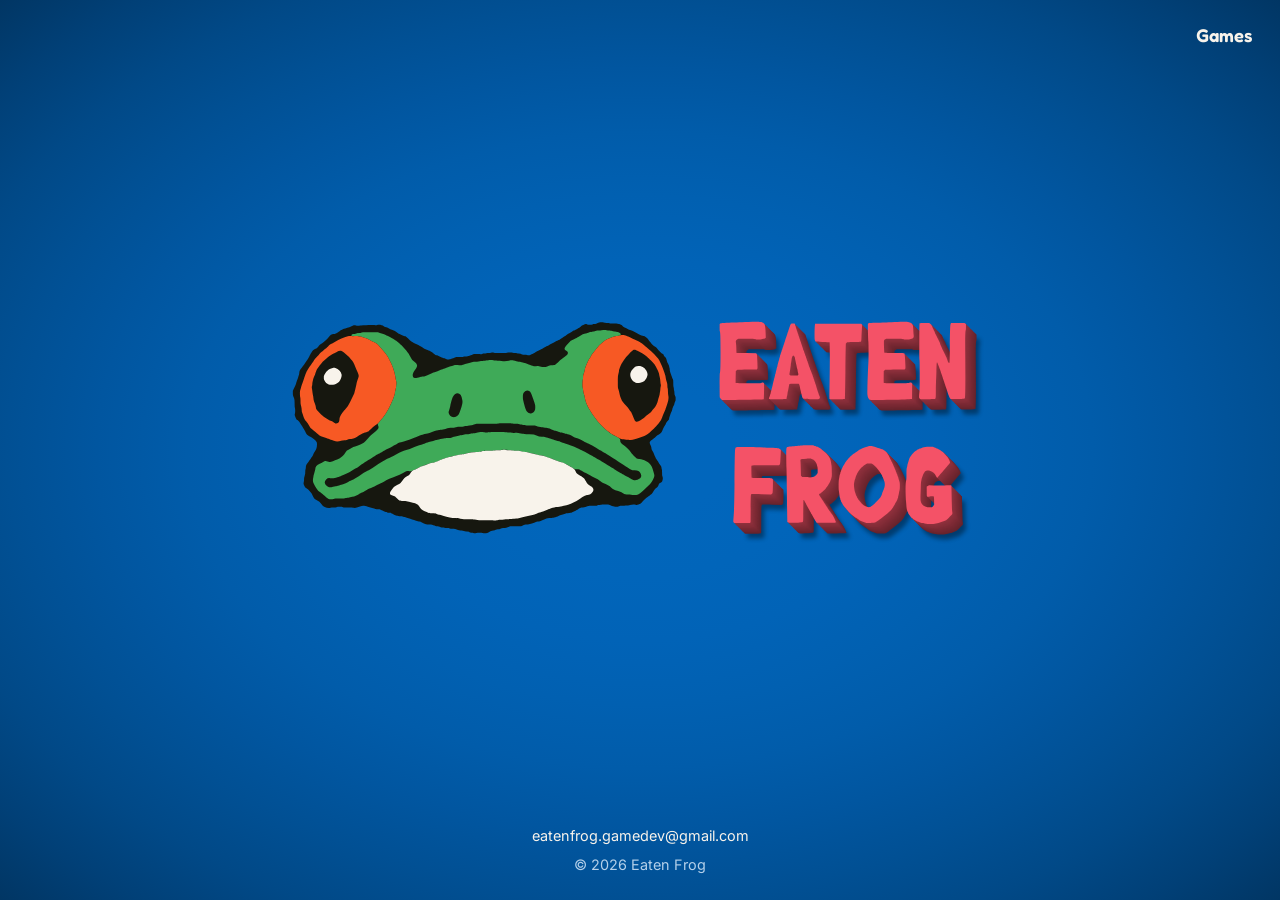
<file: index.html>
<!doctype html>
<html lang="en">
<head>
  <meta charset="utf-8">
  <meta name="viewport" content="width=device-width, initial-scale=1">
  <title>Eaten Frog</title>
  <meta name="description" content="Eaten Frog, an independent game studio.">
  <link rel="icon" href="assets/favicon.svg?v=2" type="image/svg+xml">
  <link rel="stylesheet" href="style.css?v=8">
</head>
<body class="home">
  <header class="site-head">
    <a class="games-link" href="games/">Games</a>
  </header>
  <main>
    <h1><img src="assets/logo.svg" alt="Eaten Frog" width="884" height="312"></h1>
  </main>
  <footer>
    <a href="mailto:eatenfrog.gamedev@gmail.com">eatenfrog.gamedev@gmail.com</a>
    <span>© 2026 Eaten Frog</span>
  </footer>
</body>
</html>
</file>
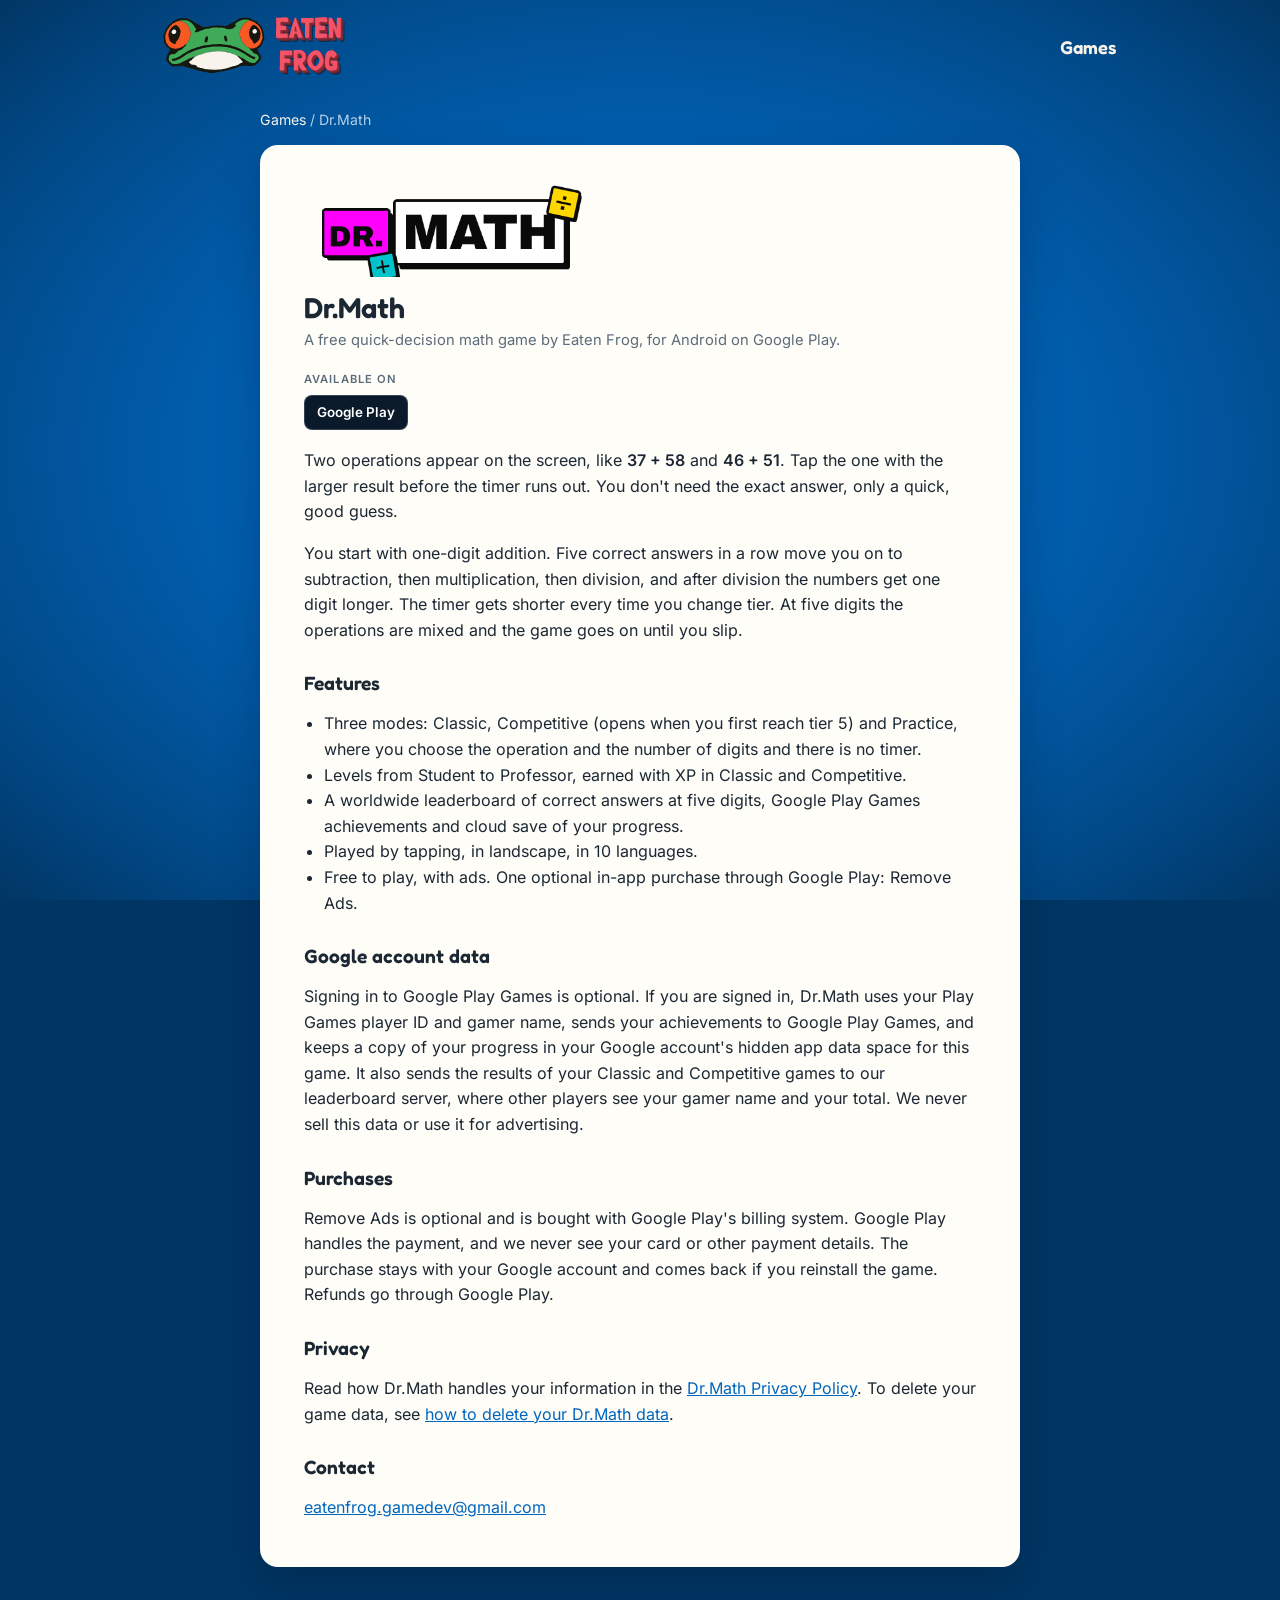
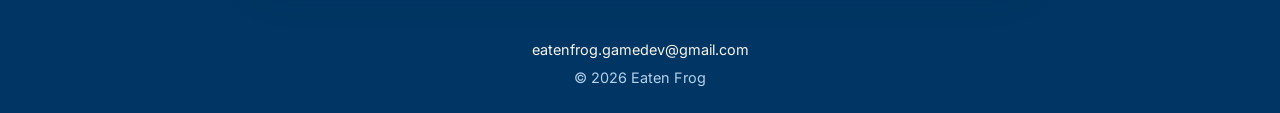
<file: dr-math/index.html>
<!doctype html>
<html lang="en">
<head>
  <meta charset="utf-8">
  <meta name="viewport" content="width=device-width, initial-scale=1">
  <title>Dr.Math</title>
  <meta name="description" content="Dr.Math, a free quick-decision math game by Eaten Frog for Android, on Google Play.">
  <link rel="icon" href="../assets/favicon.svg?v=2" type="image/svg+xml">
  <link rel="stylesheet" href="../style.css?v=8">
</head>
<body>
  <header class="site-head">
    <a class="brand" href="../"><img src="../assets/logo.svg" alt="Eaten Frog home" width="884" height="312"></a>
    <a class="games-link" href="../games/">Games</a>
  </header>
  <main class="doc">
    <nav class="crumb" aria-label="Breadcrumb"><a href="../games/">Games</a> / Dr.Math</nav>
    <article>
      <img class="doc-logo" src="../assets/games/dr-math-logo.png" alt="" width="880" height="320">
      <h1>Dr.Math</h1>
      <p class="updated">A free quick-decision math game by Eaten Frog, for Android on Google Play.</p>
      <div class="platforms">
        <span class="label">Available on</span>
        <ul>
          <!-- When the store address is known, use: <li><a class="platform" href="STORE_URL">Google Play</a></li> -->
          <li><span class="platform">Google Play</span></li>
        </ul>
      </div>

      <p>Two operations appear on the screen, like <strong>37 + 58</strong> and <strong>46 + 51</strong>. Tap the one with the larger result before the timer runs out. You don't need the exact answer, only a quick, good guess.</p>
      <p>You start with one-digit addition. Five correct answers in a row move you on to subtraction, then multiplication, then division, and after division the numbers get one digit longer. The timer gets shorter every time you change tier. At five digits the operations are mixed and the game goes on until you slip.</p>

      <h2>Features</h2>
      <ul>
        <li>Three modes: Classic, Competitive (opens when you first reach tier 5) and Practice, where you choose the operation and the number of digits and there is no timer.</li>
        <li>Levels from Student to Professor, earned with XP in Classic and Competitive.</li>
        <li>A worldwide leaderboard of correct answers at five digits, Google Play Games achievements and cloud save of your progress.</li>
        <li>Played by tapping, in landscape, in 10 languages.</li>
        <li>Free to play, with ads. One optional in-app purchase through Google Play: Remove Ads.</li>
      </ul>

      <h2>Google account data</h2>
      <p>Signing in to Google Play Games is optional. If you are signed in, Dr.Math uses your Play Games player ID and gamer name, sends your achievements to Google Play Games, and keeps a copy of your progress in your Google account's hidden app data space for this game. It also sends the results of your Classic and Competitive games to our leaderboard server, where other players see your gamer name and your total. We never sell this data or use it for advertising.</p>

      <h2>Purchases</h2>
      <p>Remove Ads is optional and is bought with Google Play's billing system. Google Play handles the payment, and we never see your card or other payment details. The purchase stays with your Google account and comes back if you reinstall the game. Refunds go through Google Play.</p>

      <h2>Privacy</h2>
      <p>Read how Dr.Math handles your information in the <a href="privacy/">Dr.Math Privacy Policy</a>. To delete your game data, see <a href="delete-data/">how to delete your Dr.Math data</a>.</p>

      <h2>Contact</h2>
      <p><a href="mailto:eatenfrog.gamedev@gmail.com">eatenfrog.gamedev@gmail.com</a></p>
    </article>
  </main>
  <footer>
    <a href="mailto:eatenfrog.gamedev@gmail.com">eatenfrog.gamedev@gmail.com</a>
    <span>© 2026 Eaten Frog</span>
  </footer>
</body>
</html>
</file>
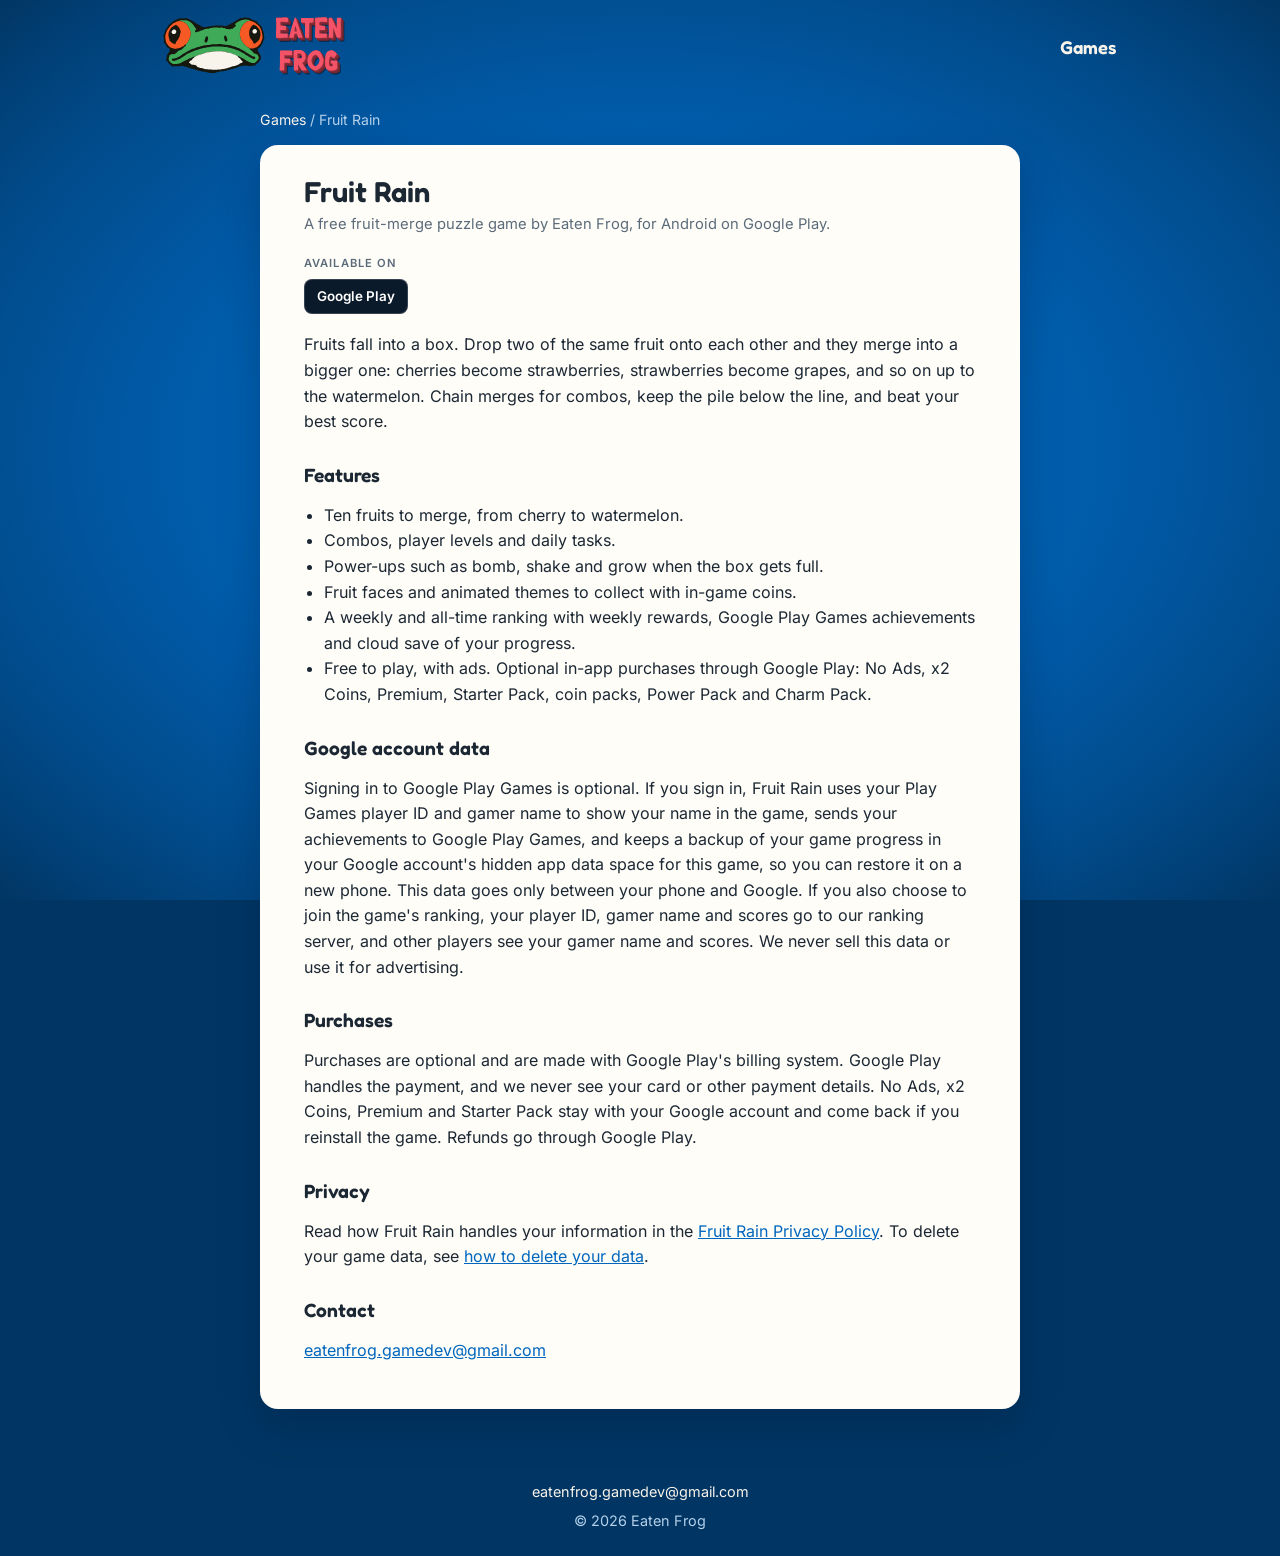
<file: fruit-rain/index.html>
<!doctype html>
<html lang="en">
<head>
  <meta charset="utf-8">
  <meta name="viewport" content="width=device-width, initial-scale=1">
  <title>Fruit Rain</title>
  <meta name="description" content="Fruit Rain, a free fruit-merge puzzle game by Eaten Frog for Android, on Google Play.">
  <link rel="icon" href="../assets/favicon.svg?v=2" type="image/svg+xml">
  <link rel="stylesheet" href="../style.css?v=8">
</head>
<body>
  <header class="site-head">
    <a class="brand" href="../"><img src="../assets/logo.svg" alt="Eaten Frog home" width="884" height="312"></a>
    <a class="games-link" href="../games/">Games</a>
  </header>
  <main class="doc">
    <nav class="crumb" aria-label="Breadcrumb"><a href="../games/">Games</a> / Fruit Rain</nav>
    <article>
      <h1>Fruit Rain</h1>
      <p class="updated">A free fruit-merge puzzle game by Eaten Frog, for Android on Google Play.</p>
      <div class="platforms">
        <span class="label">Available on</span>
        <ul>
          <!-- When the store address is known, use: <li><a class="platform" href="STORE_URL">Google Play</a></li> -->
          <li><span class="platform">Google Play</span></li>
        </ul>
      </div>

      <p>Fruits fall into a box. Drop two of the same fruit onto each other and they merge into a bigger one: cherries become strawberries, strawberries become grapes, and so on up to the watermelon. Chain merges for combos, keep the pile below the line, and beat your best score.</p>

      <h2>Features</h2>
      <ul>
        <li>Ten fruits to merge, from cherry to watermelon.</li>
        <li>Combos, player levels and daily tasks.</li>
        <li>Power-ups such as bomb, shake and grow when the box gets full.</li>
        <li>Fruit faces and animated themes to collect with in-game coins.</li>
        <li>A weekly and all-time ranking with weekly rewards, Google Play Games achievements and cloud save of your progress.</li>
        <li>Free to play, with ads. Optional in-app purchases through Google Play: No Ads, x2 Coins, Premium, Starter Pack, coin packs, Power Pack and Charm Pack.</li>
      </ul>

      <h2>Google account data</h2>
      <p>Signing in to Google Play Games is optional. If you sign in, Fruit Rain uses your Play Games player ID and gamer name to show your name in the game, sends your achievements to Google Play Games, and keeps a backup of your game progress in your Google account's hidden app data space for this game, so you can restore it on a new phone. This data goes only between your phone and Google. If you also choose to join the game's ranking, your player ID, gamer name and scores go to our ranking server, and other players see your gamer name and scores. We never sell this data or use it for advertising.</p>

      <h2>Purchases</h2>
      <p>Purchases are optional and are made with Google Play's billing system. Google Play handles the payment, and we never see your card or other payment details. No Ads, x2 Coins, Premium and Starter Pack stay with your Google account and come back if you reinstall the game. Refunds go through Google Play.</p>

      <h2>Privacy</h2>
      <p>Read how Fruit Rain handles your information in the <a href="privacy/">Fruit Rain Privacy Policy</a>. To delete your game data, see <a href="privacy/#delete-data">how to delete your data</a>.</p>

      <h2>Contact</h2>
      <p><a href="mailto:eatenfrog.gamedev@gmail.com">eatenfrog.gamedev@gmail.com</a></p>
    </article>
  </main>
  <footer>
    <a href="mailto:eatenfrog.gamedev@gmail.com">eatenfrog.gamedev@gmail.com</a>
    <span>© 2026 Eaten Frog</span>
  </footer>
</body>
</html>
</file>
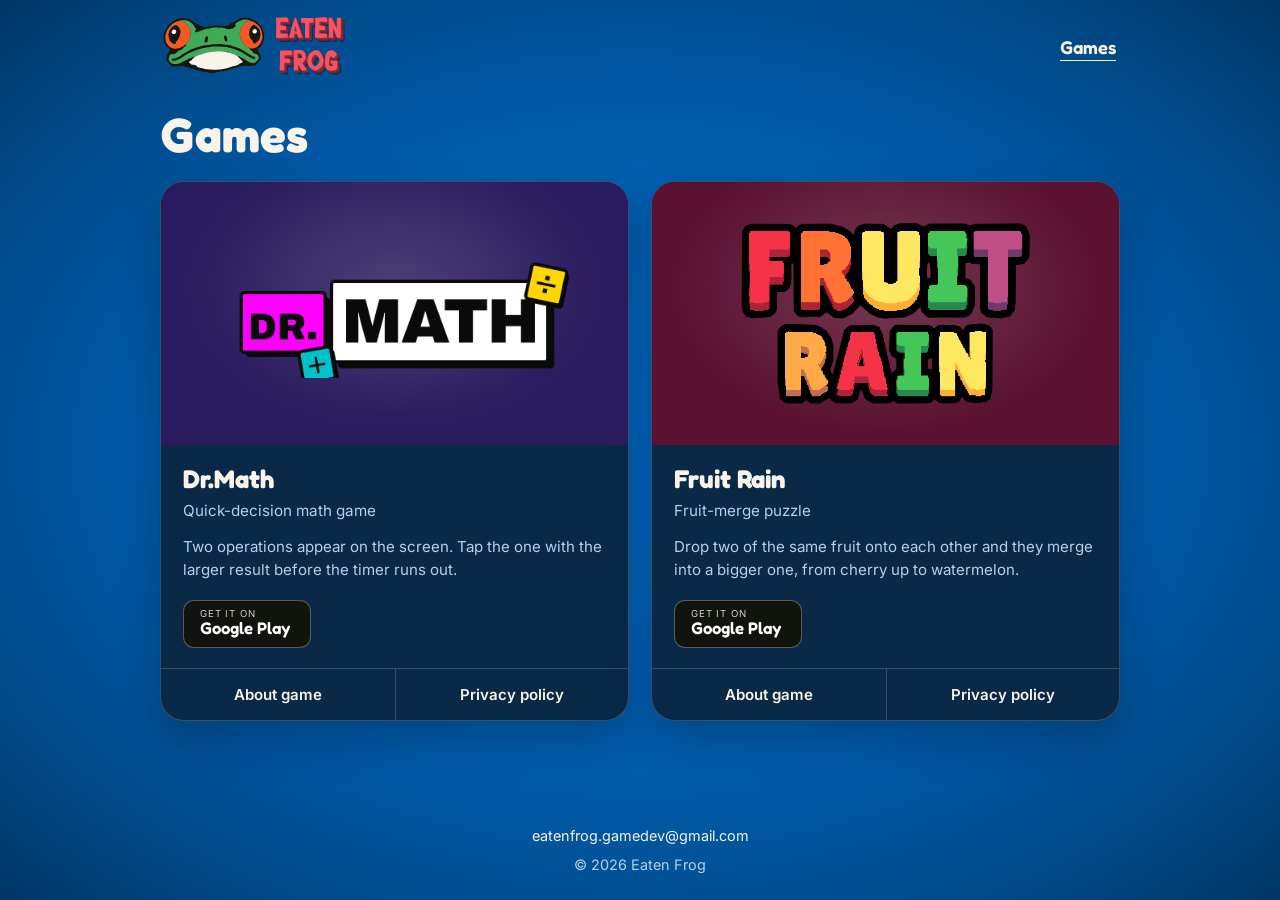
<file: games/index.html>
<!doctype html>
<html lang="en">
<head>
  <meta charset="utf-8">
  <meta name="viewport" content="width=device-width, initial-scale=1">
  <title>Games | Eaten Frog</title>
  <meta name="description" content="Games by Eaten Frog, with each game's page, privacy policy and stores.">
  <link rel="icon" href="../assets/favicon.svg?v=2" type="image/svg+xml">
  <link rel="stylesheet" href="../style.css?v=8">
</head>
<body>
  <header class="site-head">
    <a class="brand" href="../"><img src="../assets/logo.svg" alt="Eaten Frog home" width="884" height="312"></a>
    <a class="games-link" href="./" aria-current="page">Games</a>
  </header>
  <main class="games">
    <h1>Games</h1>

    <!-- One <article class="game"> per game. Copy a block for a new game and pick a dark --stage color for its logo. -->
    <div class="game-grid">
      <article class="game" style="--stage:#2a1a5e">
        <a class="game-stage" href="../dr-math/"><img src="../assets/games/dr-math-logo.png" alt="Dr.Math" width="880" height="320"></a>
        <div class="game-body">
          <h2>Dr.Math</h2>
          <p class="what">Quick-decision math game</p>
          <p class="desc">Two operations appear on the screen. Tap the one with the larger result before the timer runs out.</p>
          <ul class="stores" aria-label="Available on">
            <!-- When the store address is known, use: <li><a class="store" href="STORE_URL"><small>Get it on</small><b>Google Play</b></a></li> -->
            <li><span class="store"><small>Get it on</small><b>Google Play</b></span></li>
          </ul>
        </div>
        <div class="game-links">
          <a href="../dr-math/">About game</a>
          <a href="../dr-math/privacy/">Privacy policy</a>
        </div>
      </article>

      <article class="game" style="--stage:#5a1230">
        <a class="game-stage" href="../fruit-rain/"><img src="../assets/games/fruit-rain-logo.png" alt="Fruit Rain" width="585" height="372"></a>
        <div class="game-body">
          <h2>Fruit Rain</h2>
          <p class="what">Fruit-merge puzzle</p>
          <p class="desc">Drop two of the same fruit onto each other and they merge into a bigger one, from cherry up to watermelon.</p>
          <ul class="stores" aria-label="Available on">
            <!-- When the store address is known, use: <li><a class="store" href="STORE_URL"><small>Get it on</small><b>Google Play</b></a></li> -->
            <li><span class="store"><small>Get it on</small><b>Google Play</b></span></li>
          </ul>
        </div>
        <div class="game-links">
          <a href="../fruit-rain/">About game</a>
          <a href="../fruit-rain/privacy/">Privacy policy</a>
        </div>
      </article>
    </div>
  </main>
  <footer>
    <a href="mailto:eatenfrog.gamedev@gmail.com">eatenfrog.gamedev@gmail.com</a>
    <span>© 2026 Eaten Frog</span>
  </footer>
</body>
</html>
</file>
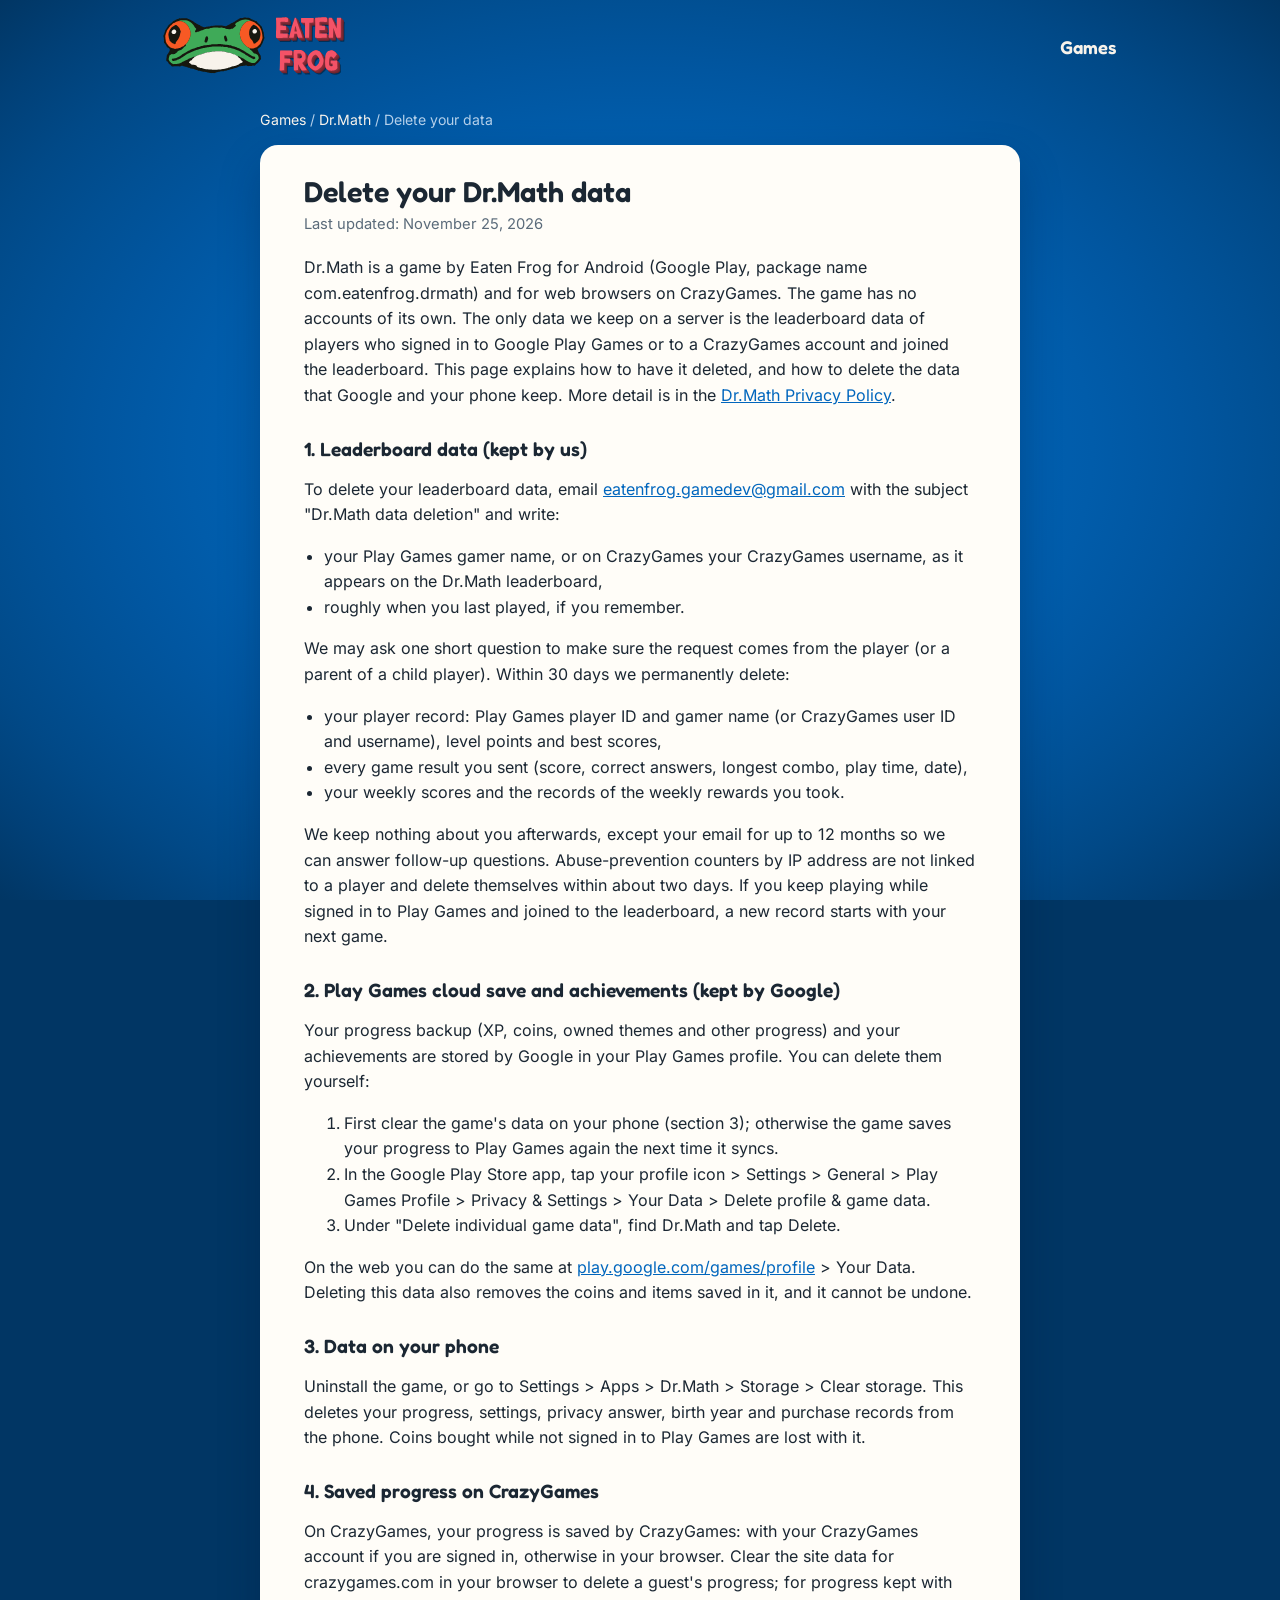
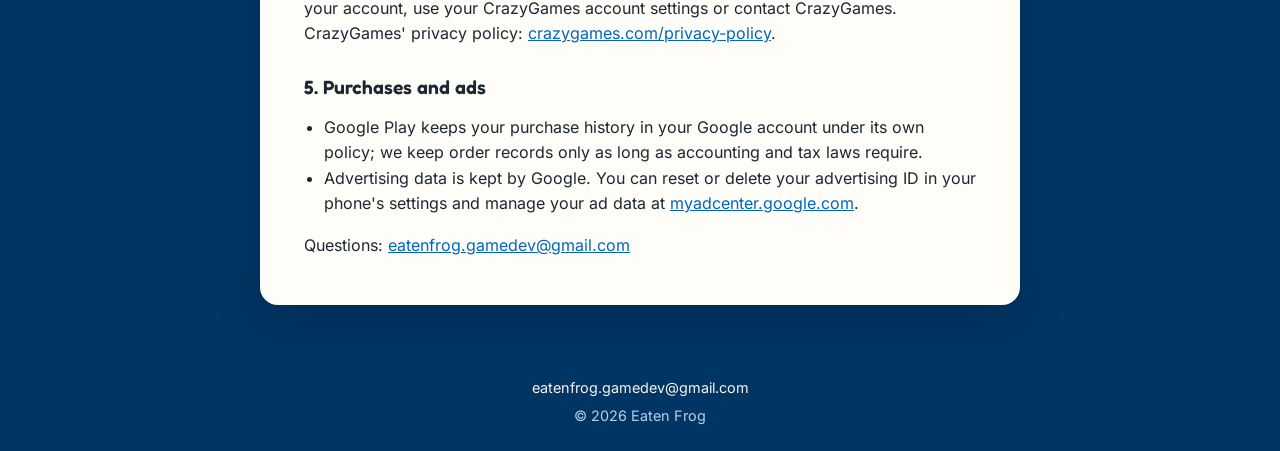
<file: dr-math/delete-data/index.html>
<!doctype html>
<html lang="en">
<head>
  <meta charset="utf-8">
  <meta name="viewport" content="width=device-width, initial-scale=1">
  <title>Delete your Dr.Math data</title>
  <meta name="description" content="How to delete the data of Dr.Math, a game by Eaten Frog: leaderboard data, Play Games cloud save and data on your phone.">
  <link rel="icon" href="../../assets/favicon.svg?v=2" type="image/svg+xml">
  <link rel="stylesheet" href="../../style.css?v=8">
</head>
<body>
  <header class="site-head">
    <a class="brand" href="../../"><img src="../../assets/logo.svg" alt="Eaten Frog home" width="884" height="312"></a>
    <a class="games-link" href="../../games/">Games</a>
  </header>
  <main class="doc">
    <nav class="crumb" aria-label="Breadcrumb"><a href="../../games/">Games</a> / <a href="../">Dr.Math</a> / Delete your data</nav>
    <article>
      <h1>Delete your Dr.Math data</h1>
      <p class="updated">Last updated: November 25, 2026</p>

      <p>Dr.Math is a game by Eaten Frog for Android (Google Play, package name com.eatenfrog.drmath) and for web browsers on CrazyGames. The game has no accounts of its own. The only data we keep on a server is the leaderboard data of players who signed in to Google Play Games or to a CrazyGames account and joined the leaderboard. This page explains how to have it deleted, and how to delete the data that Google and your phone keep. More detail is in the <a href="../privacy/">Dr.Math Privacy Policy</a>.</p>

      <h2 id="leaderboard">1. Leaderboard data (kept by us)</h2>
      <p>To delete your leaderboard data, email <a href="mailto:eatenfrog.gamedev@gmail.com?subject=Dr.Math%20data%20deletion">eatenfrog.gamedev@gmail.com</a> with the subject "Dr.Math data deletion" and write:</p>
      <ul>
        <li>your Play Games gamer name, or on CrazyGames your CrazyGames username, as it appears on the Dr.Math leaderboard,</li>
        <li>roughly when you last played, if you remember.</li>
      </ul>
      <p>We may ask one short question to make sure the request comes from the player (or a parent of a child player). Within 30 days we permanently delete:</p>
      <ul>
        <li>your player record: Play Games player ID and gamer name (or CrazyGames user ID and username), level points and best scores,</li>
        <li>every game result you sent (score, correct answers, longest combo, play time, date),</li>
        <li>your weekly scores and the records of the weekly rewards you took.</li>
      </ul>
      <p>We keep nothing about you afterwards, except your email for up to 12 months so we can answer follow-up questions. Abuse-prevention counters by IP address are not linked to a player and delete themselves within about two days. If you keep playing while signed in to Play Games and joined to the leaderboard, a new record starts with your next game.</p>

      <h2 id="play-games">2. Play Games cloud save and achievements (kept by Google)</h2>
      <p>Your progress backup (XP, coins, owned themes and other progress) and your achievements are stored by Google in your Play Games profile. You can delete them yourself:</p>
      <ol>
        <li>First clear the game's data on your phone (section 3); otherwise the game saves your progress to Play Games again the next time it syncs.</li>
        <li>In the Google Play Store app, tap your profile icon &gt; Settings &gt; General &gt; Play Games Profile &gt; Privacy &amp; Settings &gt; Your Data &gt; Delete profile &amp; game data.</li>
        <li>Under "Delete individual game data", find Dr.Math and tap Delete.</li>
      </ol>
      <p>On the web you can do the same at <a href="https://play.google.com/games/profile">play.google.com/games/profile</a> &gt; Your Data. Deleting this data also removes the coins and items saved in it, and it cannot be undone.</p>

      <h2 id="device">3. Data on your phone</h2>
      <p>Uninstall the game, or go to Settings &gt; Apps &gt; Dr.Math &gt; Storage &gt; Clear storage. This deletes your progress, settings, privacy answer, birth year and purchase records from the phone. Coins bought while not signed in to Play Games are lost with it.</p>

      <h2 id="crazygames">4. Saved progress on CrazyGames</h2>
      <p>On CrazyGames, your progress is saved by CrazyGames: with your CrazyGames account if you are signed in, otherwise in your browser. Clear the site data for crazygames.com in your browser to delete a guest's progress; for progress kept with your account, use your CrazyGames account settings or contact CrazyGames. CrazyGames' privacy policy: <a href="https://www.crazygames.com/privacy-policy">crazygames.com/privacy-policy</a>.</p>

      <h2 id="other">5. Purchases and ads</h2>
      <ul>
        <li>Google Play keeps your purchase history in your Google account under its own policy; we keep order records only as long as accounting and tax laws require.</li>
        <li>Advertising data is kept by Google. You can reset or delete your advertising ID in your phone's settings and manage your ad data at <a href="https://myadcenter.google.com">myadcenter.google.com</a>.</li>
      </ul>

      <p>Questions: <a href="mailto:eatenfrog.gamedev@gmail.com?subject=Dr.Math%20privacy">eatenfrog.gamedev@gmail.com</a></p>
    </article>

  </main>
  <footer>
    <a href="mailto:eatenfrog.gamedev@gmail.com">eatenfrog.gamedev@gmail.com</a>
    <span>© 2026 Eaten Frog</span>
  </footer>
</body>
</html>
</file>
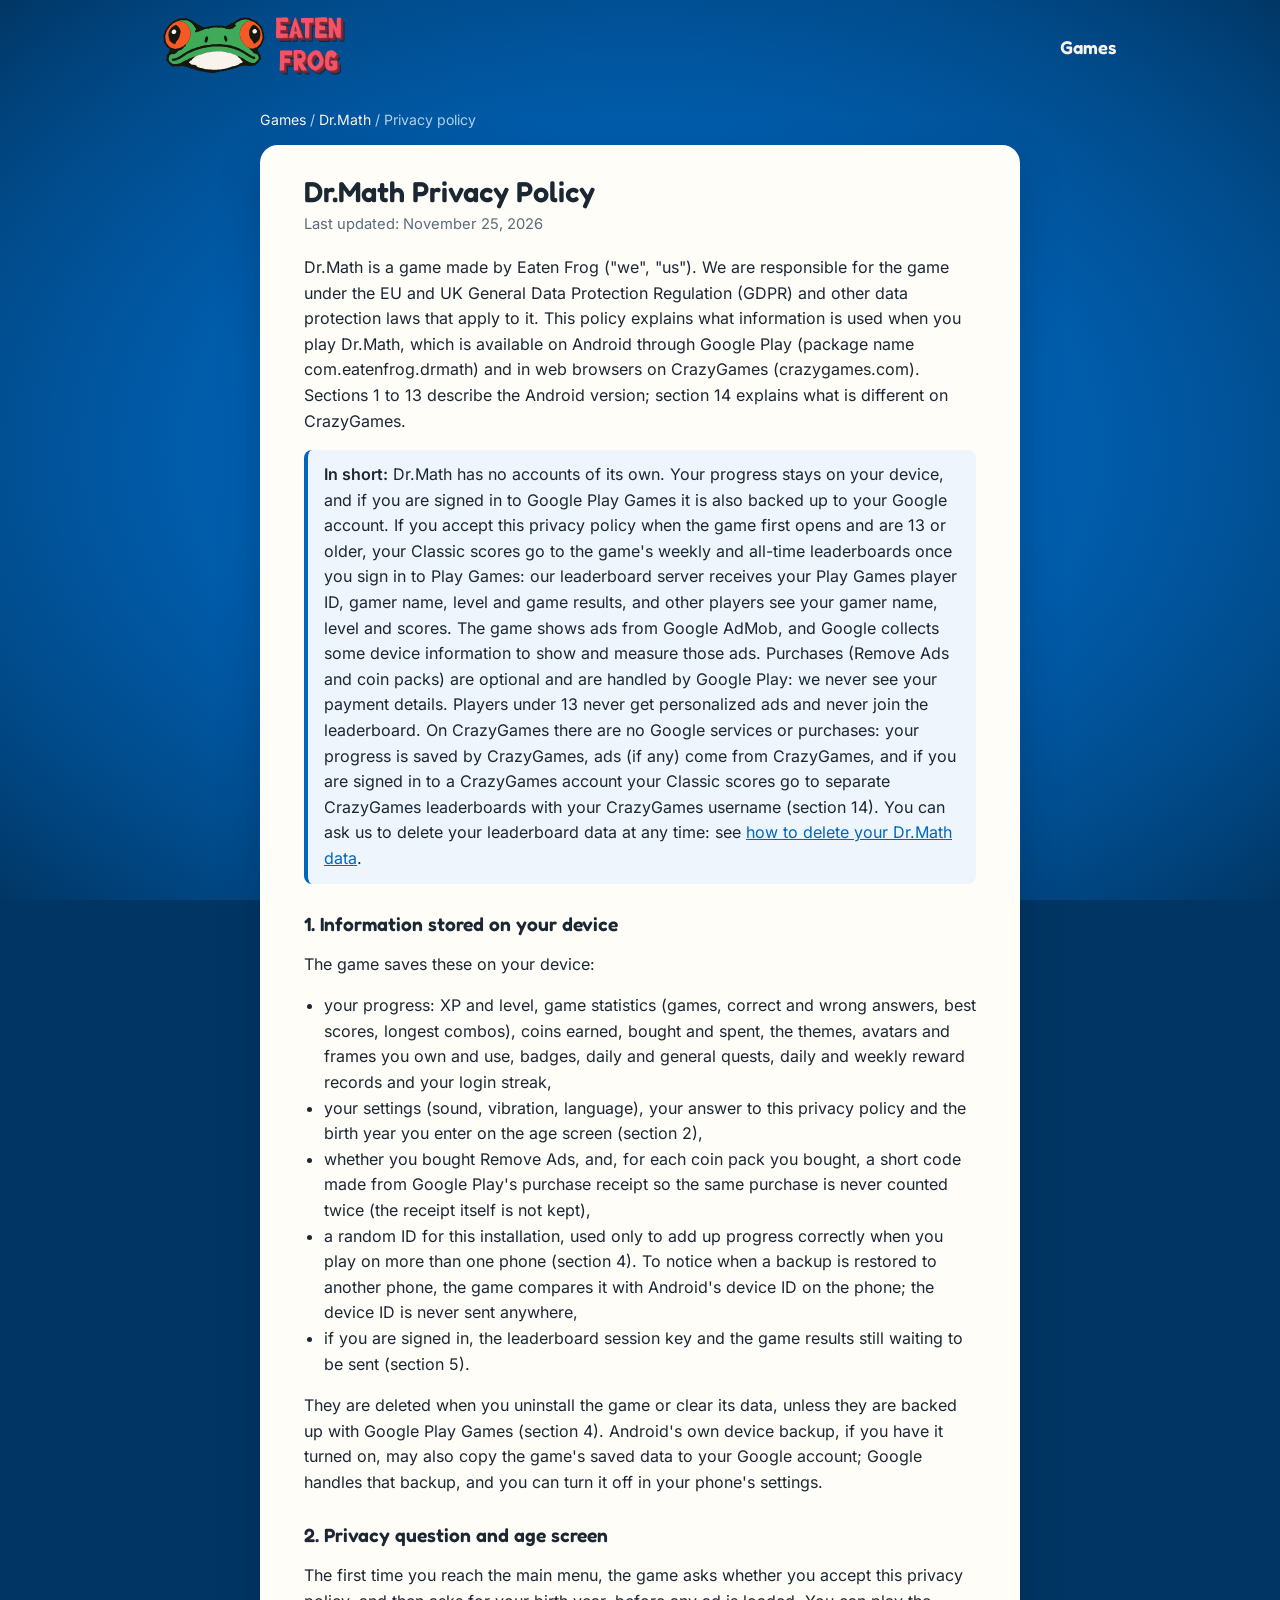
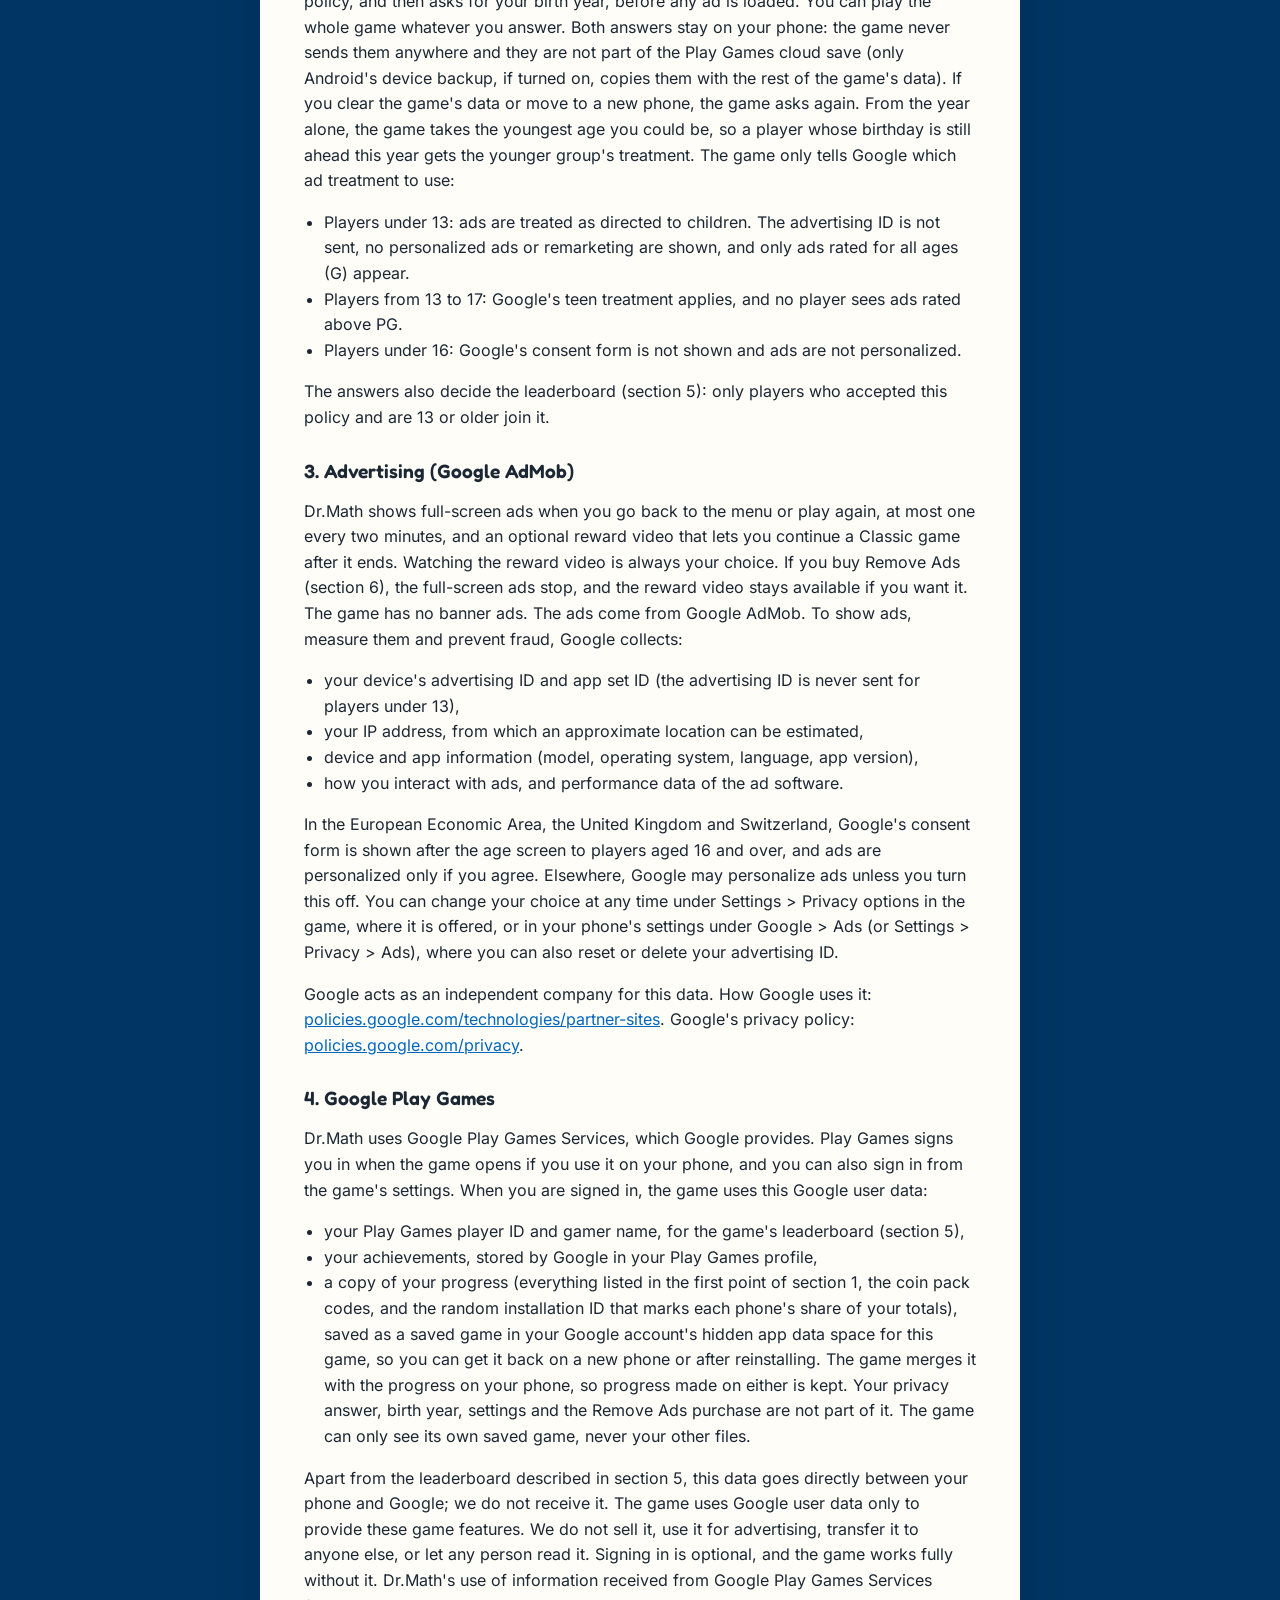
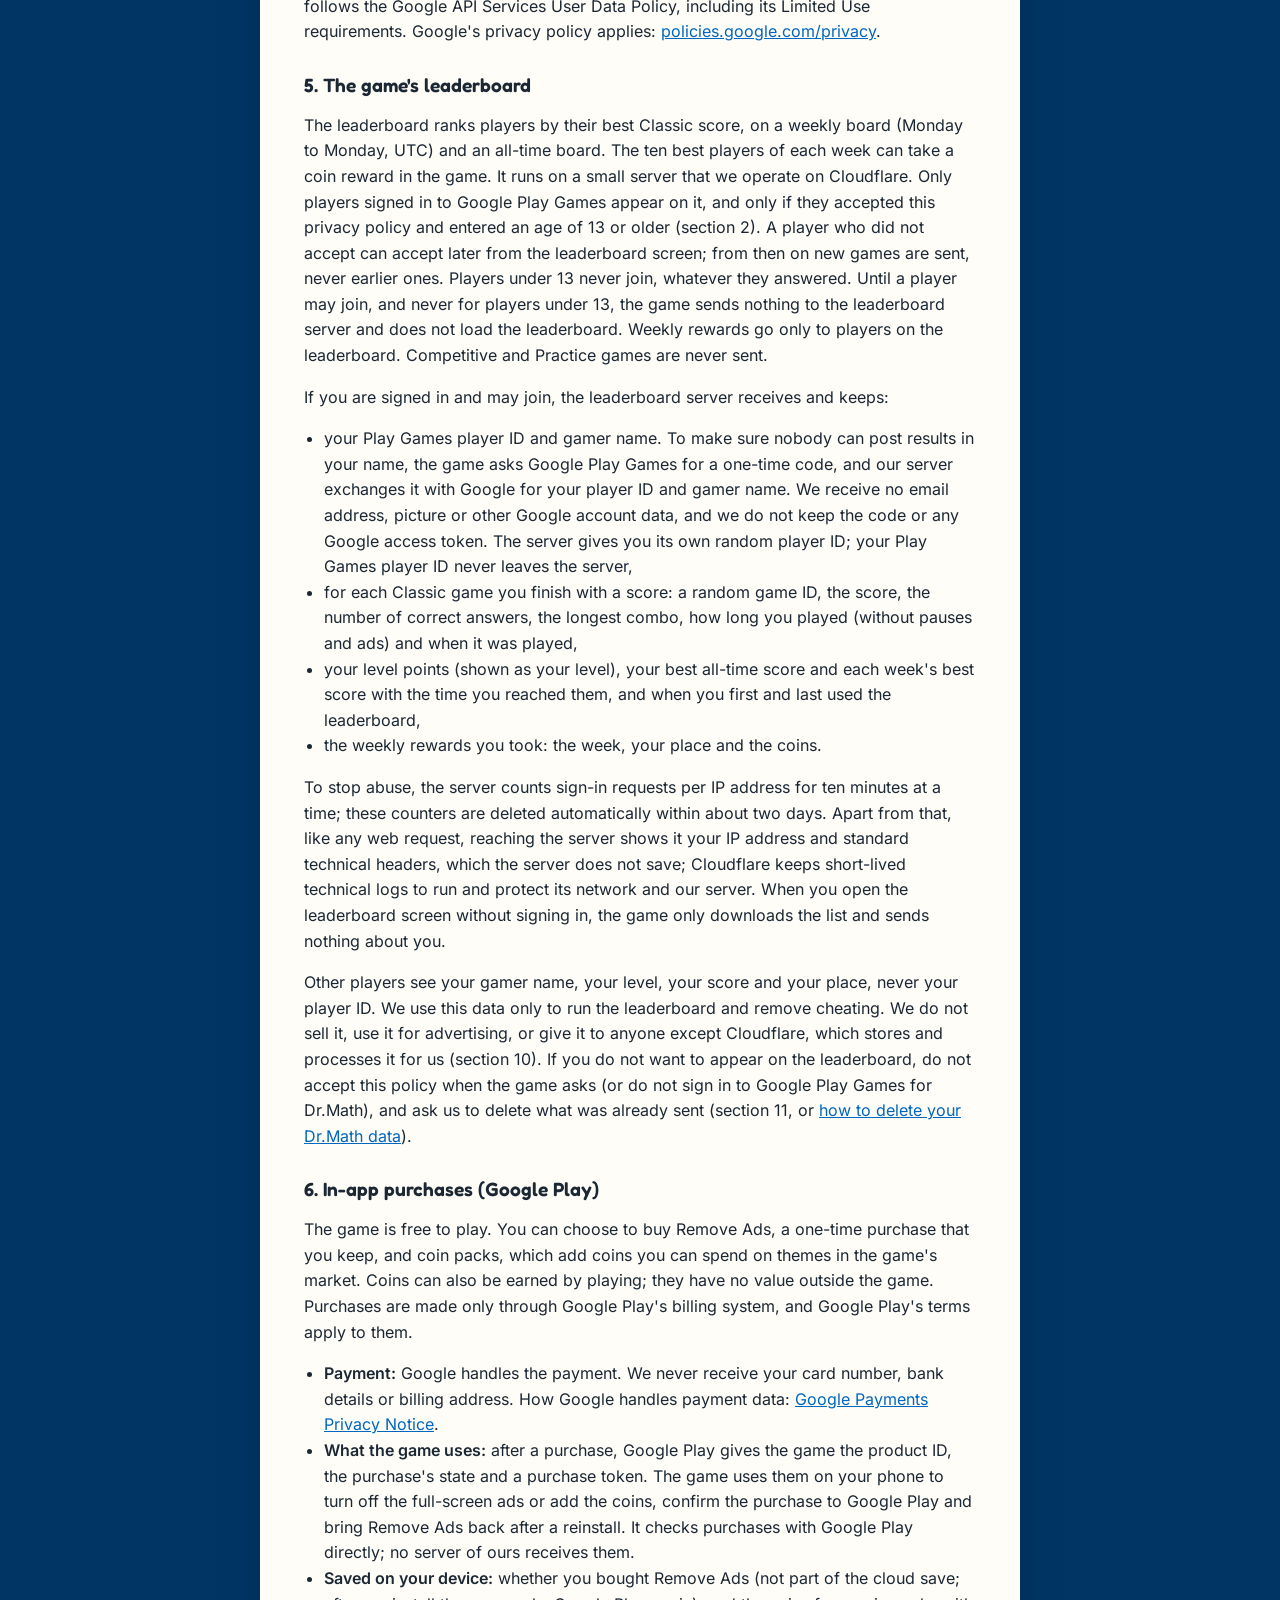
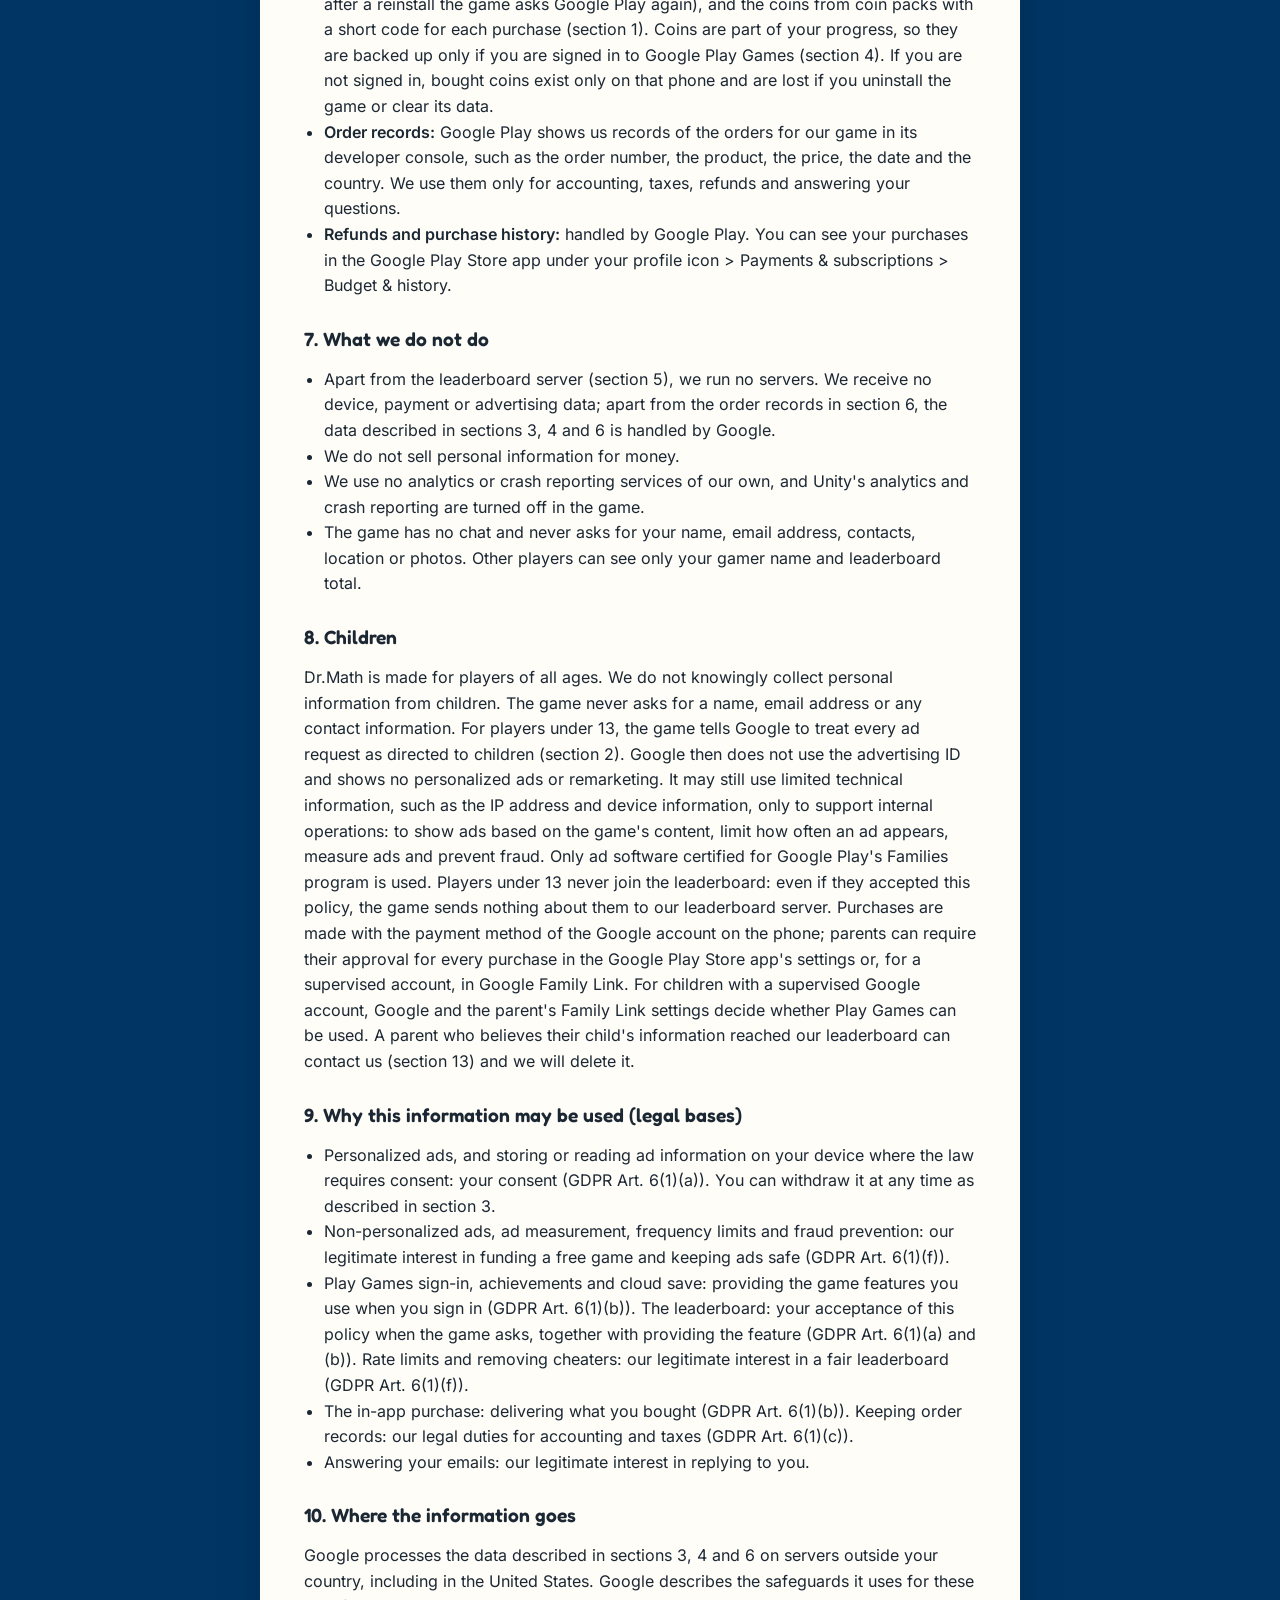
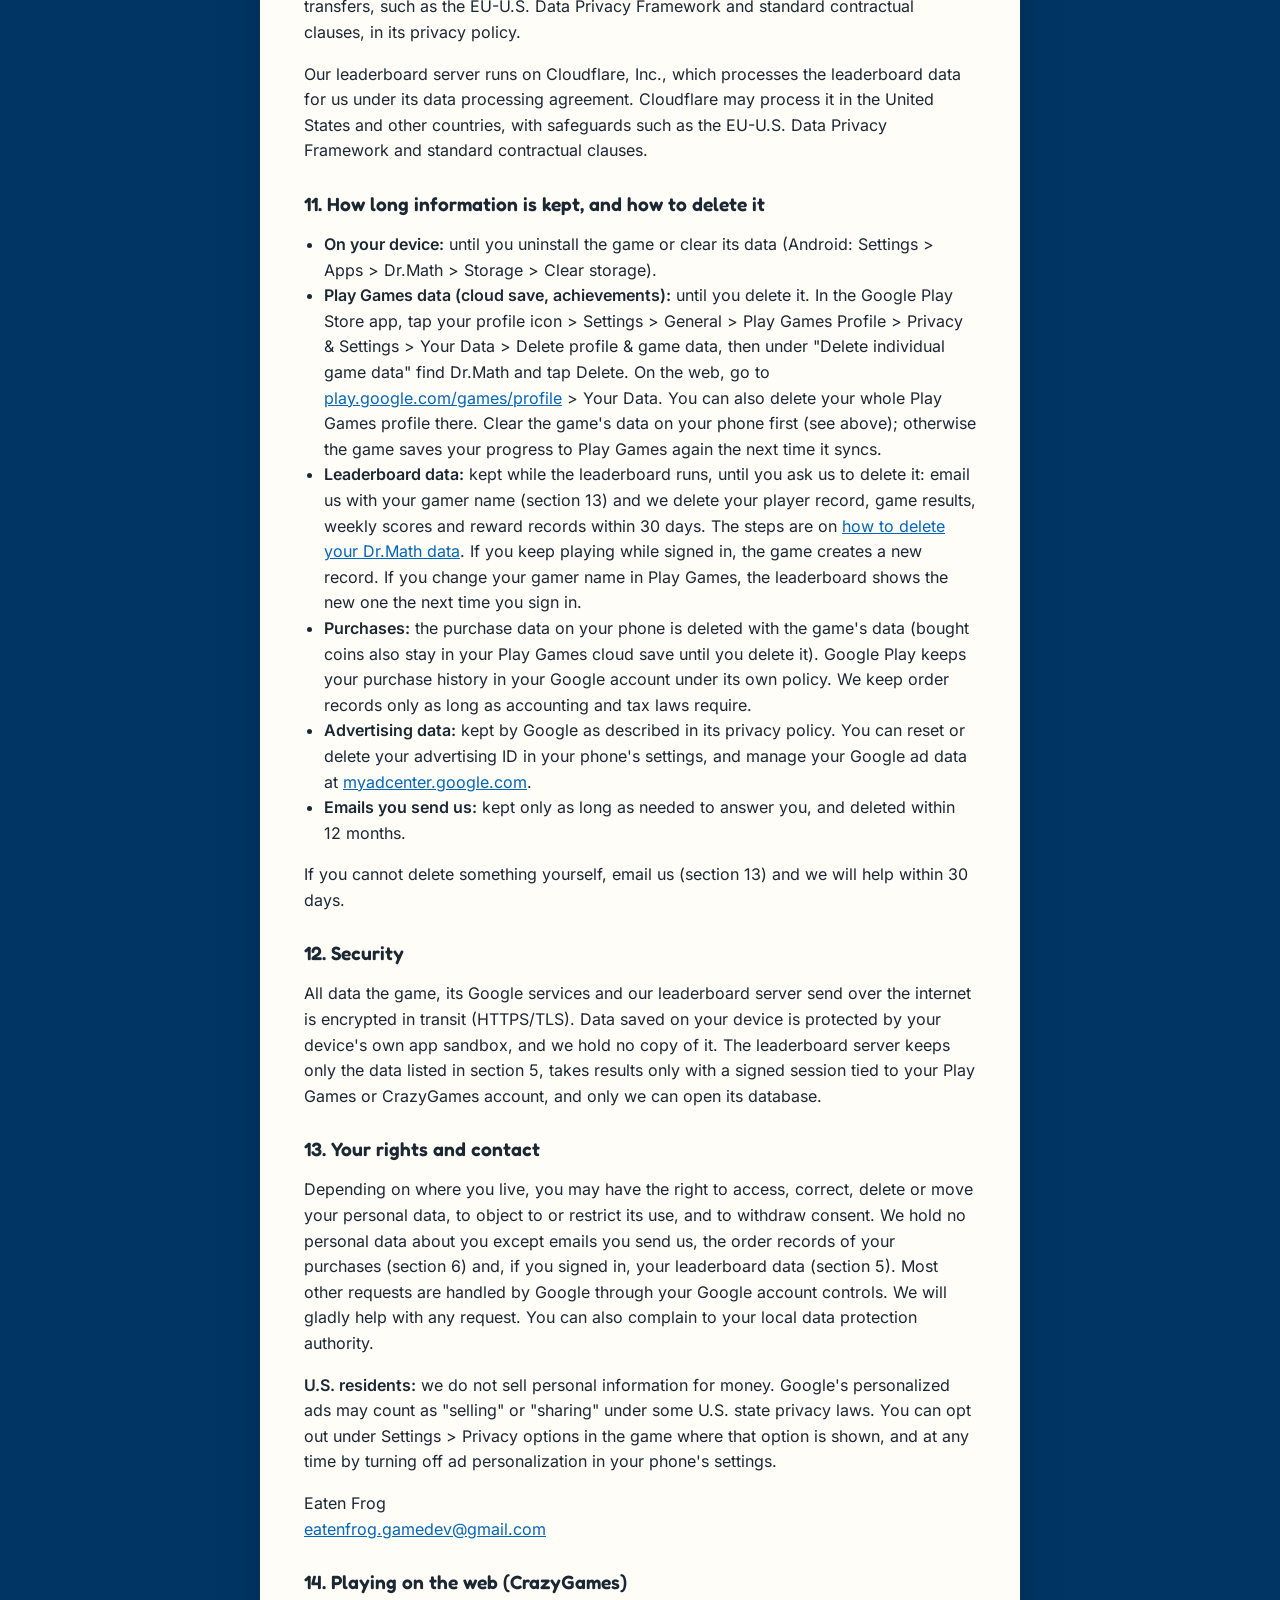
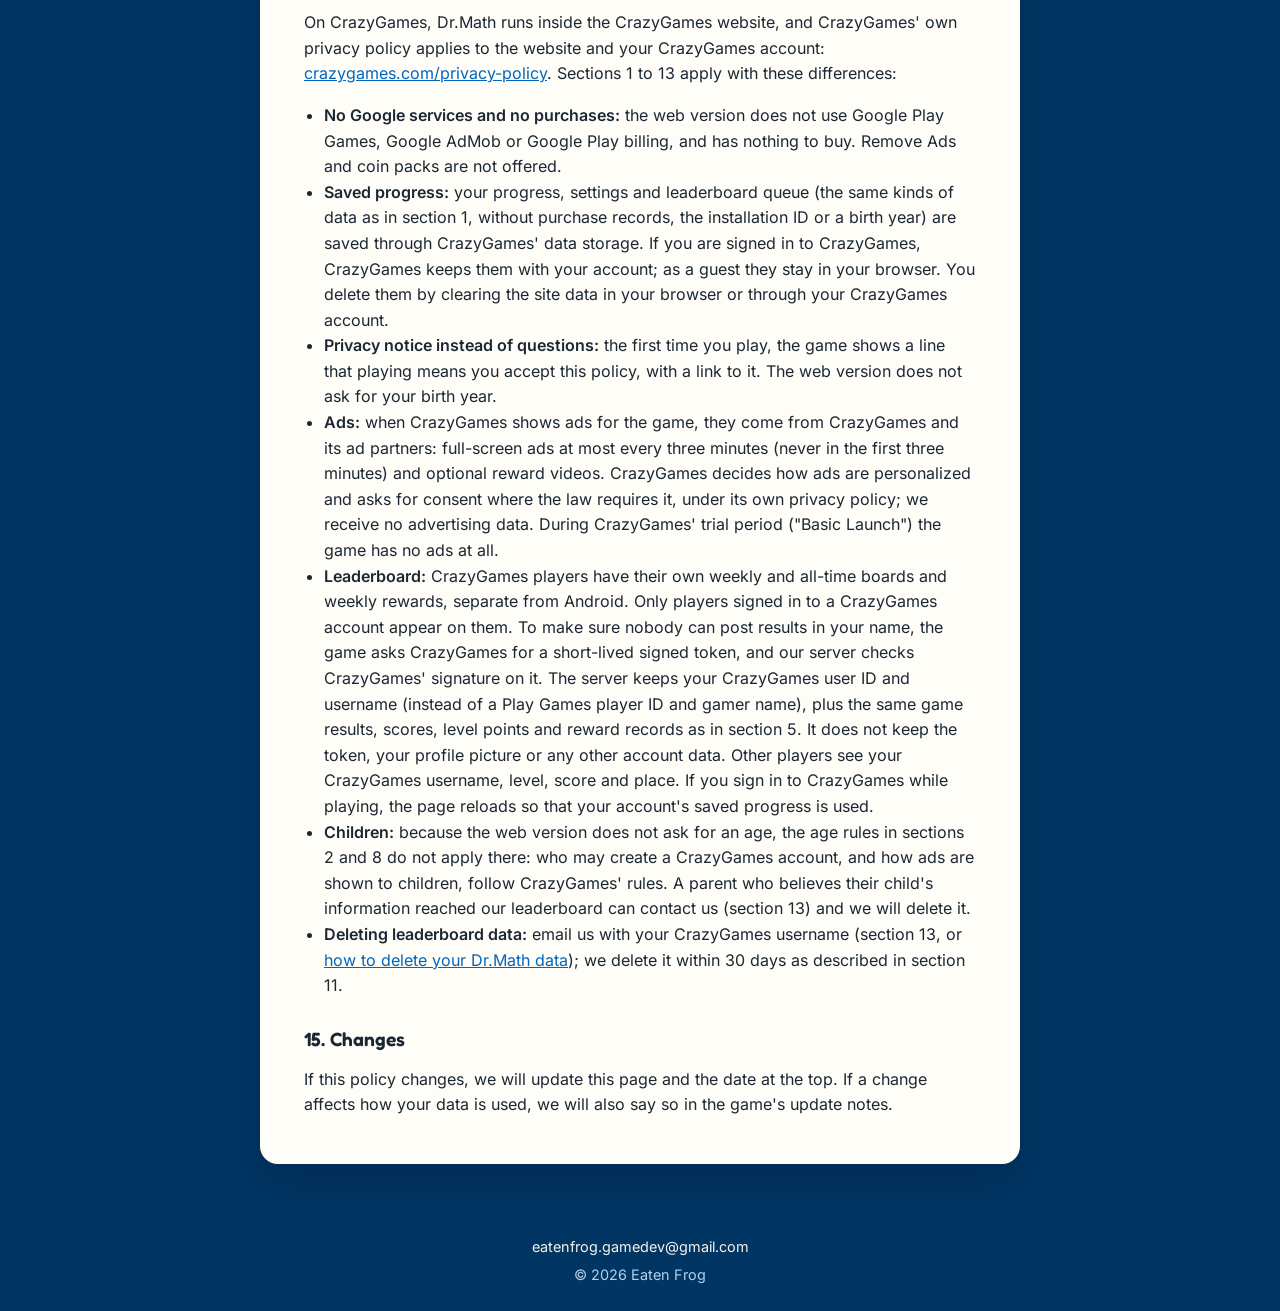
<file: dr-math/privacy/index.html>
<!doctype html>
<html lang="en">
<head>
  <meta charset="utf-8">
  <meta name="viewport" content="width=device-width, initial-scale=1">
  <title>Dr.Math Privacy Policy</title>
  <meta name="description" content="Privacy policy of Dr.Math, a game by Eaten Frog.">
  <link rel="icon" href="../../assets/favicon.svg?v=2" type="image/svg+xml">
  <link rel="stylesheet" href="../../style.css?v=8">
</head>
<body>
  <header class="site-head">
    <a class="brand" href="../../"><img src="../../assets/logo.svg" alt="Eaten Frog home" width="884" height="312"></a>
    <a class="games-link" href="../../games/">Games</a>
  </header>
  <main class="doc">
    <nav class="crumb" aria-label="Breadcrumb"><a href="../../games/">Games</a> / <a href="../">Dr.Math</a> / Privacy policy</nav>
    <article>
      <h1>Dr.Math Privacy Policy</h1>
      <p class="updated">Last updated: November 25, 2026</p>

      <p>Dr.Math is a game made by Eaten Frog ("we", "us"). We are responsible for the game under the EU and UK General Data Protection Regulation (GDPR) and other data protection laws that apply to it. This policy explains what information is used when you play Dr.Math, which is available on Android through Google Play (package name com.eatenfrog.drmath) and in web browsers on CrazyGames (crazygames.com). Sections 1 to 13 describe the Android version; section 14 explains what is different on CrazyGames.</p>

      <p class="summary"><strong>In short:</strong> Dr.Math has no accounts of its own. Your progress stays on your device, and if you are signed in to Google Play Games it is also backed up to your Google account. If you accept this privacy policy when the game first opens and are 13 or older, your Classic scores go to the game's weekly and all-time leaderboards once you sign in to Play Games: our leaderboard server receives your Play Games player ID, gamer name, level and game results, and other players see your gamer name, level and scores. The game shows ads from Google AdMob, and Google collects some device information to show and measure those ads. Purchases (Remove Ads and coin packs) are optional and are handled by Google Play: we never see your payment details. Players under 13 never get personalized ads and never join the leaderboard. On CrazyGames there are no Google services or purchases: your progress is saved by CrazyGames, ads (if any) come from CrazyGames, and if you are signed in to a CrazyGames account your Classic scores go to separate CrazyGames leaderboards with your CrazyGames username (section 14). You can ask us to delete your leaderboard data at any time: see <a href="../delete-data/">how to delete your Dr.Math data</a>.</p>

      <h2 id="device">1. Information stored on your device</h2>
      <p>The game saves these on your device:</p>
      <ul>
        <li>your progress: XP and level, game statistics (games, correct and wrong answers, best scores, longest combos), coins earned, bought and spent, the themes, avatars and frames you own and use, badges, daily and general quests, daily and weekly reward records and your login streak,</li>
        <li>your settings (sound, vibration, language), your answer to this privacy policy and the birth year you enter on the age screen (section 2),</li>
        <li>whether you bought Remove Ads, and, for each coin pack you bought, a short code made from Google Play's purchase receipt so the same purchase is never counted twice (the receipt itself is not kept),</li>
        <li>a random ID for this installation, used only to add up progress correctly when you play on more than one phone (section 4). To notice when a backup is restored to another phone, the game compares it with Android's device ID on the phone; the device ID is never sent anywhere,</li>
        <li>if you are signed in, the leaderboard session key and the game results still waiting to be sent (section 5).</li>
      </ul>
      <p>They are deleted when you uninstall the game or clear its data, unless they are backed up with Google Play Games (section 4). Android's own device backup, if you have it turned on, may also copy the game's saved data to your Google account; Google handles that backup, and you can turn it off in your phone's settings.</p>

      <h2 id="age">2. Privacy question and age screen</h2>
      <p>The first time you reach the main menu, the game asks whether you accept this privacy policy, and then asks for your birth year, before any ad is loaded. You can play the whole game whatever you answer. Both answers stay on your phone: the game never sends them anywhere and they are not part of the Play Games cloud save (only Android's device backup, if turned on, copies them with the rest of the game's data). If you clear the game's data or move to a new phone, the game asks again. From the year alone, the game takes the youngest age you could be, so a player whose birthday is still ahead this year gets the younger group's treatment. The game only tells Google which ad treatment to use:</p>
      <ul>
        <li>Players under 13: ads are treated as directed to children. The advertising ID is not sent, no personalized ads or remarketing are shown, and only ads rated for all ages (G) appear.</li>
        <li>Players from 13 to 17: Google's teen treatment applies, and no player sees ads rated above PG.</li>
        <li>Players under 16: Google's consent form is not shown and ads are not personalized.</li>
      </ul>
      <p>The answers also decide the leaderboard (section 5): only players who accepted this policy and are 13 or older join it.</p>

      <h2 id="ads">3. Advertising (Google AdMob)</h2>
      <p>Dr.Math shows full-screen ads when you go back to the menu or play again, at most one every two minutes, and an optional reward video that lets you continue a Classic game after it ends. Watching the reward video is always your choice. If you buy Remove Ads (section 6), the full-screen ads stop, and the reward video stays available if you want it. The game has no banner ads. The ads come from Google AdMob. To show ads, measure them and prevent fraud, Google collects:</p>
      <ul>
        <li>your device's advertising ID and app set ID (the advertising ID is never sent for players under 13),</li>
        <li>your IP address, from which an approximate location can be estimated,</li>
        <li>device and app information (model, operating system, language, app version),</li>
        <li>how you interact with ads, and performance data of the ad software.</li>
      </ul>
      <p>In the European Economic Area, the United Kingdom and Switzerland, Google's consent form is shown after the age screen to players aged 16 and over, and ads are personalized only if you agree. Elsewhere, Google may personalize ads unless you turn this off. You can change your choice at any time under Settings &gt; Privacy options in the game, where it is offered, or in your phone's settings under Google &gt; Ads (or Settings &gt; Privacy &gt; Ads), where you can also reset or delete your advertising ID.</p>
      <p>Google acts as an independent company for this data. How Google uses it: <a href="https://policies.google.com/technologies/partner-sites">policies.google.com/technologies/partner-sites</a>. Google's privacy policy: <a href="https://policies.google.com/privacy">policies.google.com/privacy</a>.</p>

      <h2 id="play-games">4. Google Play Games</h2>
      <p>Dr.Math uses Google Play Games Services, which Google provides. Play Games signs you in when the game opens if you use it on your phone, and you can also sign in from the game's settings. When you are signed in, the game uses this Google user data:</p>
      <ul>
        <li>your Play Games player ID and gamer name, for the game's leaderboard (section 5),</li>
        <li>your achievements, stored by Google in your Play Games profile,</li>
        <li>a copy of your progress (everything listed in the first point of section 1, the coin pack codes, and the random installation ID that marks each phone's share of your totals), saved as a saved game in your Google account's hidden app data space for this game, so you can get it back on a new phone or after reinstalling. The game merges it with the progress on your phone, so progress made on either is kept. Your privacy answer, birth year, settings and the Remove Ads purchase are not part of it. The game can only see its own saved game, never your other files.</li>
      </ul>
      <p>Apart from the leaderboard described in section 5, this data goes directly between your phone and Google; we do not receive it. The game uses Google user data only to provide these game features. We do not sell it, use it for advertising, transfer it to anyone else, or let any person read it. Signing in is optional, and the game works fully without it. Dr.Math's use of information received from Google Play Games Services follows the Google API Services User Data Policy, including its Limited Use requirements. Google's privacy policy applies: <a href="https://policies.google.com/privacy">policies.google.com/privacy</a>.</p>

      <h2 id="leaderboard">5. The game's leaderboard</h2>
      <p>The leaderboard ranks players by their best Classic score, on a weekly board (Monday to Monday, UTC) and an all-time board. The ten best players of each week can take a coin reward in the game. It runs on a small server that we operate on Cloudflare. Only players signed in to Google Play Games appear on it, and only if they accepted this privacy policy and entered an age of 13 or older (section 2). A player who did not accept can accept later from the leaderboard screen; from then on new games are sent, never earlier ones. Players under 13 never join, whatever they answered. Until a player may join, and never for players under 13, the game sends nothing to the leaderboard server and does not load the leaderboard. Weekly rewards go only to players on the leaderboard. Competitive and Practice games are never sent.</p>
      <p>If you are signed in and may join, the leaderboard server receives and keeps:</p>
      <ul>
        <li>your Play Games player ID and gamer name. To make sure nobody can post results in your name, the game asks Google Play Games for a one-time code, and our server exchanges it with Google for your player ID and gamer name. We receive no email address, picture or other Google account data, and we do not keep the code or any Google access token. The server gives you its own random player ID; your Play Games player ID never leaves the server,</li>
        <li>for each Classic game you finish with a score: a random game ID, the score, the number of correct answers, the longest combo, how long you played (without pauses and ads) and when it was played,</li>
        <li>your level points (shown as your level), your best all-time score and each week's best score with the time you reached them, and when you first and last used the leaderboard,</li>
        <li>the weekly rewards you took: the week, your place and the coins.</li>
      </ul>
      <p>To stop abuse, the server counts sign-in requests per IP address for ten minutes at a time; these counters are deleted automatically within about two days. Apart from that, like any web request, reaching the server shows it your IP address and standard technical headers, which the server does not save; Cloudflare keeps short-lived technical logs to run and protect its network and our server. When you open the leaderboard screen without signing in, the game only downloads the list and sends nothing about you.</p>
      <p>Other players see your gamer name, your level, your score and your place, never your player ID. We use this data only to run the leaderboard and remove cheating. We do not sell it, use it for advertising, or give it to anyone except Cloudflare, which stores and processes it for us (section 10). If you do not want to appear on the leaderboard, do not accept this policy when the game asks (or do not sign in to Google Play Games for Dr.Math), and ask us to delete what was already sent (section 11, or <a href="../delete-data/">how to delete your Dr.Math data</a>).</p>

      <h2 id="purchases">6. In-app purchases (Google Play)</h2>
      <p>The game is free to play. You can choose to buy Remove Ads, a one-time purchase that you keep, and coin packs, which add coins you can spend on themes in the game's market. Coins can also be earned by playing; they have no value outside the game. Purchases are made only through Google Play's billing system, and Google Play's terms apply to them.</p>
      <ul>
        <li><strong>Payment:</strong> Google handles the payment. We never receive your card number, bank details or billing address. How Google handles payment data: <a href="https://payments.google.com/payments/apis-secure/u/0/get_legal_document?ldo=0&amp;ldt=privacynotice">Google Payments Privacy Notice</a>.</li>
        <li><strong>What the game uses:</strong> after a purchase, Google Play gives the game the product ID, the purchase's state and a purchase token. The game uses them on your phone to turn off the full-screen ads or add the coins, confirm the purchase to Google Play and bring Remove Ads back after a reinstall. It checks purchases with Google Play directly; no server of ours receives them.</li>
        <li><strong>Saved on your device:</strong> whether you bought Remove Ads (not part of the cloud save; after a reinstall the game asks Google Play again), and the coins from coin packs with a short code for each purchase (section 1). Coins are part of your progress, so they are backed up only if you are signed in to Google Play Games (section 4). If you are not signed in, bought coins exist only on that phone and are lost if you uninstall the game or clear its data.</li>
        <li><strong>Order records:</strong> Google Play shows us records of the orders for our game in its developer console, such as the order number, the product, the price, the date and the country. We use them only for accounting, taxes, refunds and answering your questions.</li>
        <li><strong>Refunds and purchase history:</strong> handled by Google Play. You can see your purchases in the Google Play Store app under your profile icon &gt; Payments &amp; subscriptions &gt; Budget &amp; history.</li>
      </ul>

      <h2 id="not-done">7. What we do not do</h2>
      <ul>
        <li>Apart from the leaderboard server (section 5), we run no servers. We receive no device, payment or advertising data; apart from the order records in section 6, the data described in sections 3, 4 and 6 is handled by Google.</li>
        <li>We do not sell personal information for money.</li>
        <li>We use no analytics or crash reporting services of our own, and Unity's analytics and crash reporting are turned off in the game.</li>
        <li>The game has no chat and never asks for your name, email address, contacts, location or photos. Other players can see only your gamer name and leaderboard total.</li>
      </ul>

      <h2 id="children">8. Children</h2>
      <p>Dr.Math is made for players of all ages. We do not knowingly collect personal information from children. The game never asks for a name, email address or any contact information. For players under 13, the game tells Google to treat every ad request as directed to children (section 2). Google then does not use the advertising ID and shows no personalized ads or remarketing. It may still use limited technical information, such as the IP address and device information, only to support internal operations: to show ads based on the game's content, limit how often an ad appears, measure ads and prevent fraud. Only ad software certified for Google Play's Families program is used. Players under 13 never join the leaderboard: even if they accepted this policy, the game sends nothing about them to our leaderboard server. Purchases are made with the payment method of the Google account on the phone; parents can require their approval for every purchase in the Google Play Store app's settings or, for a supervised account, in Google Family Link. For children with a supervised Google account, Google and the parent's Family Link settings decide whether Play Games can be used. A parent who believes their child's information reached our leaderboard can contact us (section 13) and we will delete it.</p>

      <h2 id="legal-basis">9. Why this information may be used (legal bases)</h2>
      <ul>
        <li>Personalized ads, and storing or reading ad information on your device where the law requires consent: your consent (GDPR Art. 6(1)(a)). You can withdraw it at any time as described in section 3.</li>
        <li>Non-personalized ads, ad measurement, frequency limits and fraud prevention: our legitimate interest in funding a free game and keeping ads safe (GDPR Art. 6(1)(f)).</li>
        <li>Play Games sign-in, achievements and cloud save: providing the game features you use when you sign in (GDPR Art. 6(1)(b)). The leaderboard: your acceptance of this policy when the game asks, together with providing the feature (GDPR Art. 6(1)(a) and (b)). Rate limits and removing cheaters: our legitimate interest in a fair leaderboard (GDPR Art. 6(1)(f)).</li>
        <li>The in-app purchase: delivering what you bought (GDPR Art. 6(1)(b)). Keeping order records: our legal duties for accounting and taxes (GDPR Art. 6(1)(c)).</li>
        <li>Answering your emails: our legitimate interest in replying to you.</li>
      </ul>

      <h2 id="transfers">10. Where the information goes</h2>
      <p>Google processes the data described in sections 3, 4 and 6 on servers outside your country, including in the United States. Google describes the safeguards it uses for these transfers, such as the EU-U.S. Data Privacy Framework and standard contractual clauses, in its privacy policy.</p>
      <p>Our leaderboard server runs on Cloudflare, Inc., which processes the leaderboard data for us under its data processing agreement. Cloudflare may process it in the United States and other countries, with safeguards such as the EU-U.S. Data Privacy Framework and standard contractual clauses.</p>

      <h2 id="delete-data">11. How long information is kept, and how to delete it</h2>
      <ul>
        <li><strong>On your device:</strong> until you uninstall the game or clear its data (Android: Settings &gt; Apps &gt; Dr.Math &gt; Storage &gt; Clear storage).</li>
        <li><strong>Play Games data (cloud save, achievements):</strong> until you delete it. In the Google Play Store app, tap your profile icon &gt; Settings &gt; General &gt; Play Games Profile &gt; Privacy &amp; Settings &gt; Your Data &gt; Delete profile &amp; game data, then under "Delete individual game data" find Dr.Math and tap Delete. On the web, go to <a href="https://play.google.com/games/profile">play.google.com/games/profile</a> &gt; Your Data. You can also delete your whole Play Games profile there. Clear the game's data on your phone first (see above); otherwise the game saves your progress to Play Games again the next time it syncs.</li>
        <li><strong>Leaderboard data:</strong> kept while the leaderboard runs, until you ask us to delete it: email us with your gamer name (section 13) and we delete your player record, game results, weekly scores and reward records within 30 days. The steps are on <a href="../delete-data/">how to delete your Dr.Math data</a>. If you keep playing while signed in, the game creates a new record. If you change your gamer name in Play Games, the leaderboard shows the new one the next time you sign in.</li>
        <li><strong>Purchases:</strong> the purchase data on your phone is deleted with the game's data (bought coins also stay in your Play Games cloud save until you delete it). Google Play keeps your purchase history in your Google account under its own policy. We keep order records only as long as accounting and tax laws require.</li>
        <li><strong>Advertising data:</strong> kept by Google as described in its privacy policy. You can reset or delete your advertising ID in your phone's settings, and manage your Google ad data at <a href="https://myadcenter.google.com">myadcenter.google.com</a>.</li>
        <li><strong>Emails you send us:</strong> kept only as long as needed to answer you, and deleted within 12 months.</li>
      </ul>
      <p>If you cannot delete something yourself, email us (section 13) and we will help within 30 days.</p>

      <h2 id="security">12. Security</h2>
      <p>All data the game, its Google services and our leaderboard server send over the internet is encrypted in transit (HTTPS/TLS). Data saved on your device is protected by your device's own app sandbox, and we hold no copy of it. The leaderboard server keeps only the data listed in section 5, takes results only with a signed session tied to your Play Games or CrazyGames account, and only we can open its database.</p>

      <h2 id="rights">13. Your rights and contact</h2>
      <p>Depending on where you live, you may have the right to access, correct, delete or move your personal data, to object to or restrict its use, and to withdraw consent. We hold no personal data about you except emails you send us, the order records of your purchases (section 6) and, if you signed in, your leaderboard data (section 5). Most other requests are handled by Google through your Google account controls. We will gladly help with any request. You can also complain to your local data protection authority.</p>
      <p><strong>U.S. residents:</strong> we do not sell personal information for money. Google's personalized ads may count as "selling" or "sharing" under some U.S. state privacy laws. You can opt out under Settings &gt; Privacy options in the game where that option is shown, and at any time by turning off ad personalization in your phone's settings.</p>
      <p>Eaten Frog<br><a href="mailto:eatenfrog.gamedev@gmail.com?subject=Dr.Math%20privacy">eatenfrog.gamedev@gmail.com</a></p>

      <h2 id="crazygames">14. Playing on the web (CrazyGames)</h2>
      <p>On CrazyGames, Dr.Math runs inside the CrazyGames website, and CrazyGames' own privacy policy applies to the website and your CrazyGames account: <a href="https://www.crazygames.com/privacy-policy">crazygames.com/privacy-policy</a>. Sections 1 to 13 apply with these differences:</p>
      <ul>
        <li><strong>No Google services and no purchases:</strong> the web version does not use Google Play Games, Google AdMob or Google Play billing, and has nothing to buy. Remove Ads and coin packs are not offered.</li>
        <li><strong>Saved progress:</strong> your progress, settings and leaderboard queue (the same kinds of data as in section 1, without purchase records, the installation ID or a birth year) are saved through CrazyGames' data storage. If you are signed in to CrazyGames, CrazyGames keeps them with your account; as a guest they stay in your browser. You delete them by clearing the site data in your browser or through your CrazyGames account.</li>
        <li><strong>Privacy notice instead of questions:</strong> the first time you play, the game shows a line that playing means you accept this policy, with a link to it. The web version does not ask for your birth year.</li>
        <li><strong>Ads:</strong> when CrazyGames shows ads for the game, they come from CrazyGames and its ad partners: full-screen ads at most every three minutes (never in the first three minutes) and optional reward videos. CrazyGames decides how ads are personalized and asks for consent where the law requires it, under its own privacy policy; we receive no advertising data. During CrazyGames' trial period ("Basic Launch") the game has no ads at all.</li>
        <li><strong>Leaderboard:</strong> CrazyGames players have their own weekly and all-time boards and weekly rewards, separate from Android. Only players signed in to a CrazyGames account appear on them. To make sure nobody can post results in your name, the game asks CrazyGames for a short-lived signed token, and our server checks CrazyGames' signature on it. The server keeps your CrazyGames user ID and username (instead of a Play Games player ID and gamer name), plus the same game results, scores, level points and reward records as in section 5. It does not keep the token, your profile picture or any other account data. Other players see your CrazyGames username, level, score and place. If you sign in to CrazyGames while playing, the page reloads so that your account's saved progress is used.</li>
        <li><strong>Children:</strong> because the web version does not ask for an age, the age rules in sections 2 and 8 do not apply there: who may create a CrazyGames account, and how ads are shown to children, follow CrazyGames' rules. A parent who believes their child's information reached our leaderboard can contact us (section 13) and we will delete it.</li>
        <li><strong>Deleting leaderboard data:</strong> email us with your CrazyGames username (section 13, or <a href="../delete-data/">how to delete your Dr.Math data</a>); we delete it within 30 days as described in section 11.</li>
      </ul>

      <h2 id="changes">15. Changes</h2>
      <p>If this policy changes, we will update this page and the date at the top. If a change affects how your data is used, we will also say so in the game's update notes.</p>
    </article>

  </main>
  <footer>
    <a href="mailto:eatenfrog.gamedev@gmail.com">eatenfrog.gamedev@gmail.com</a>
    <span>© 2026 Eaten Frog</span>
  </footer>
</body>
</html>
</file>
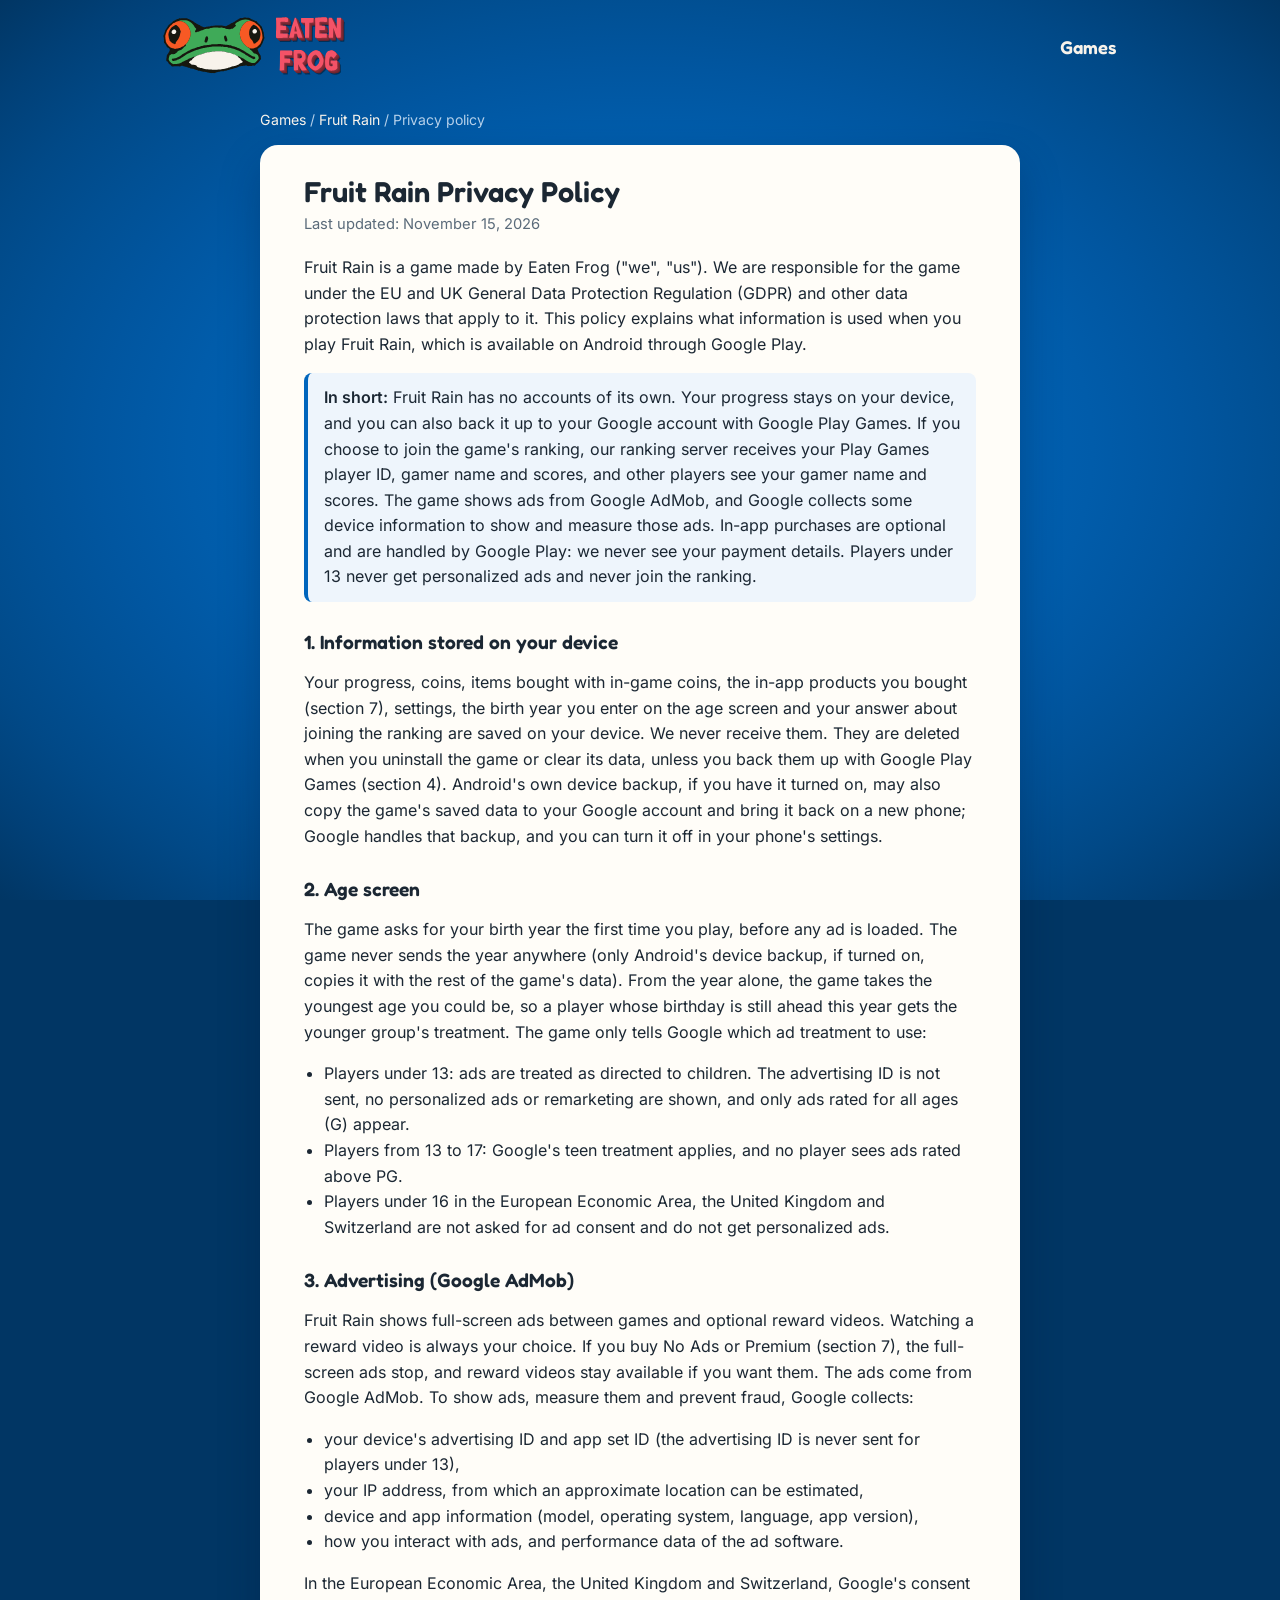
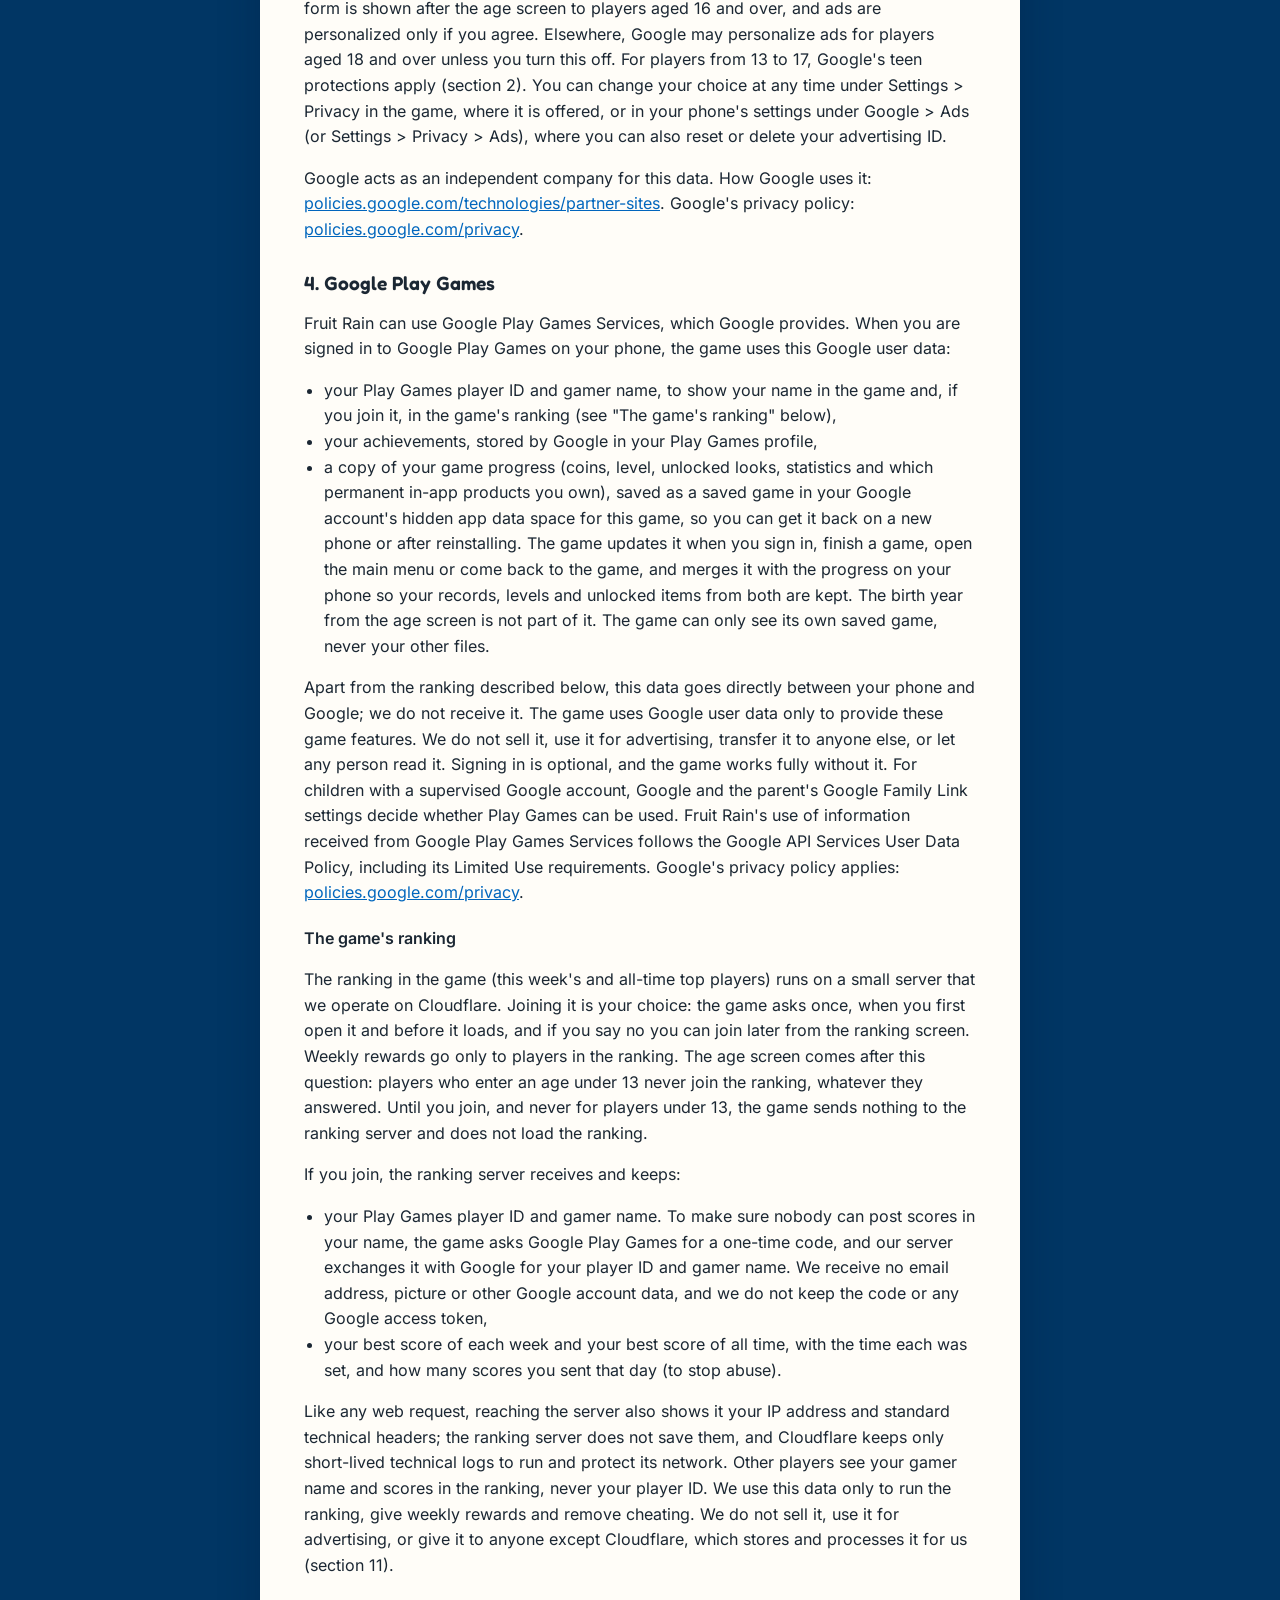
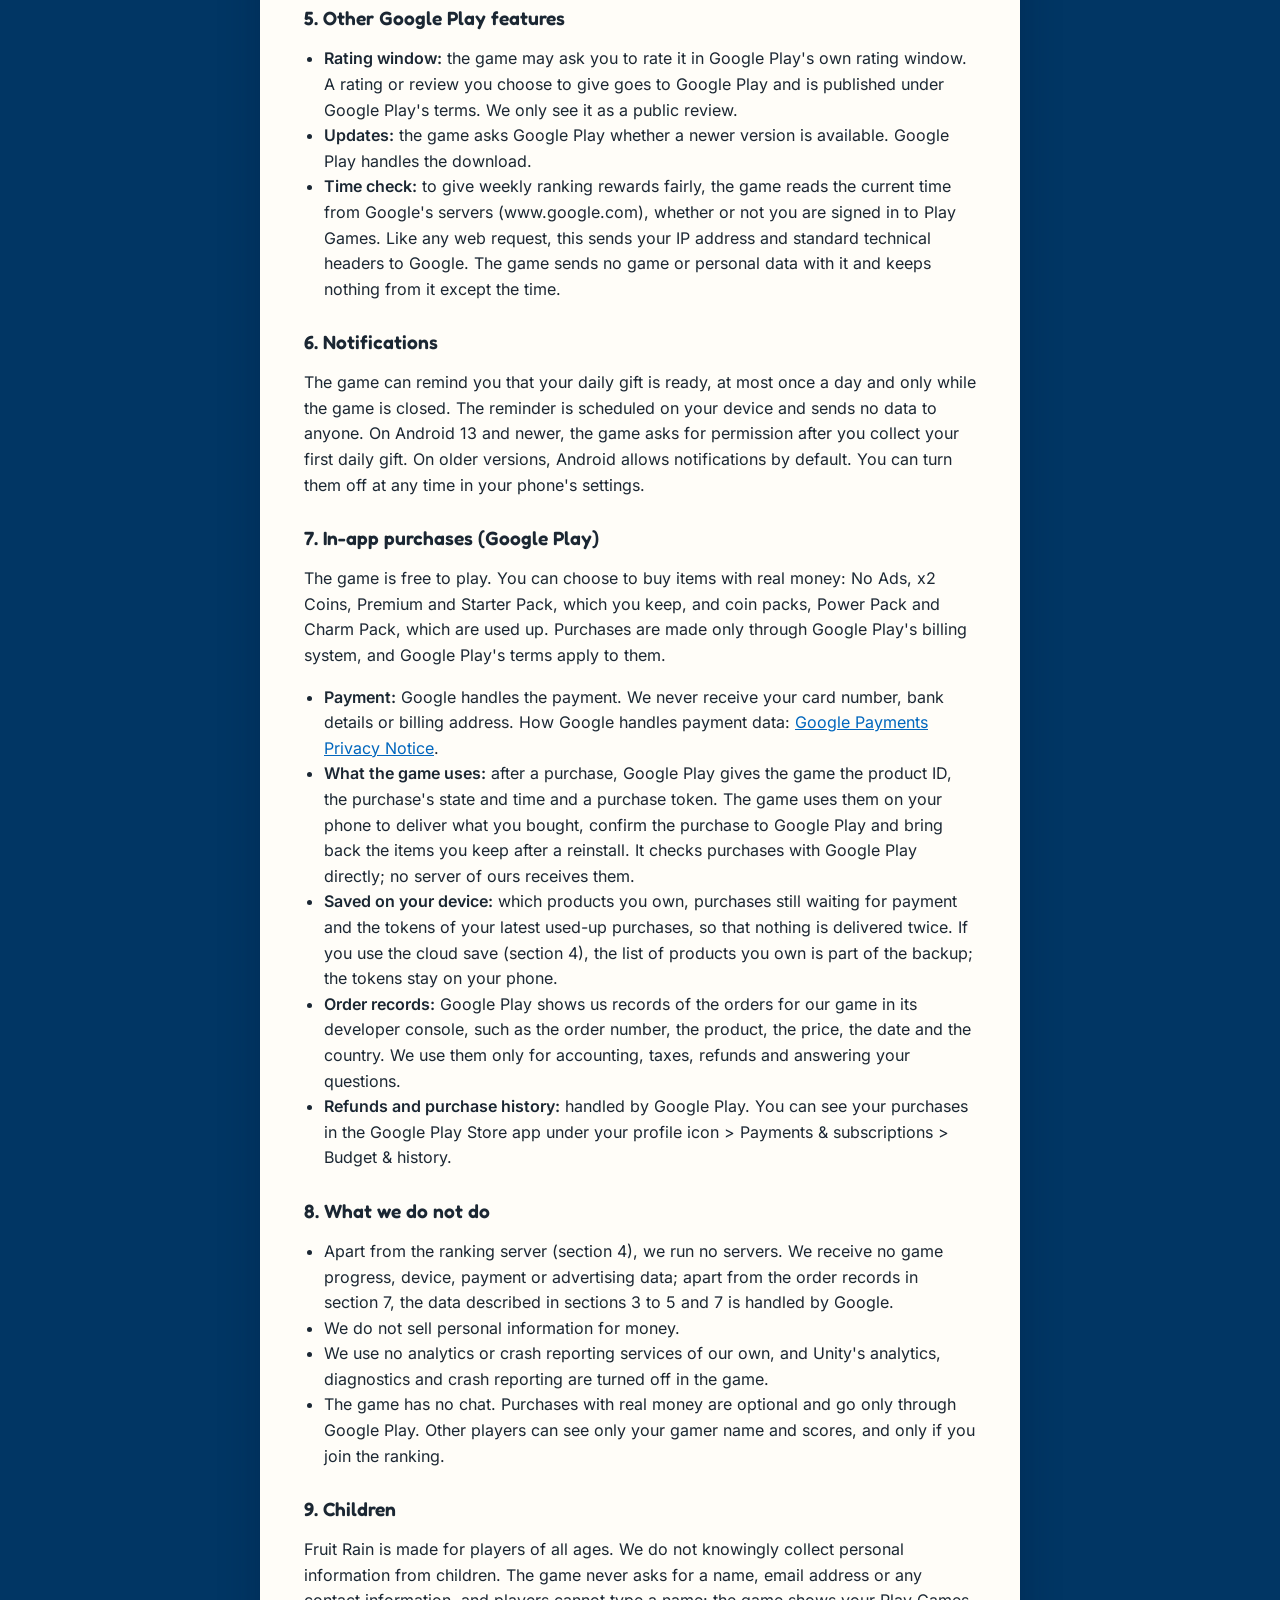
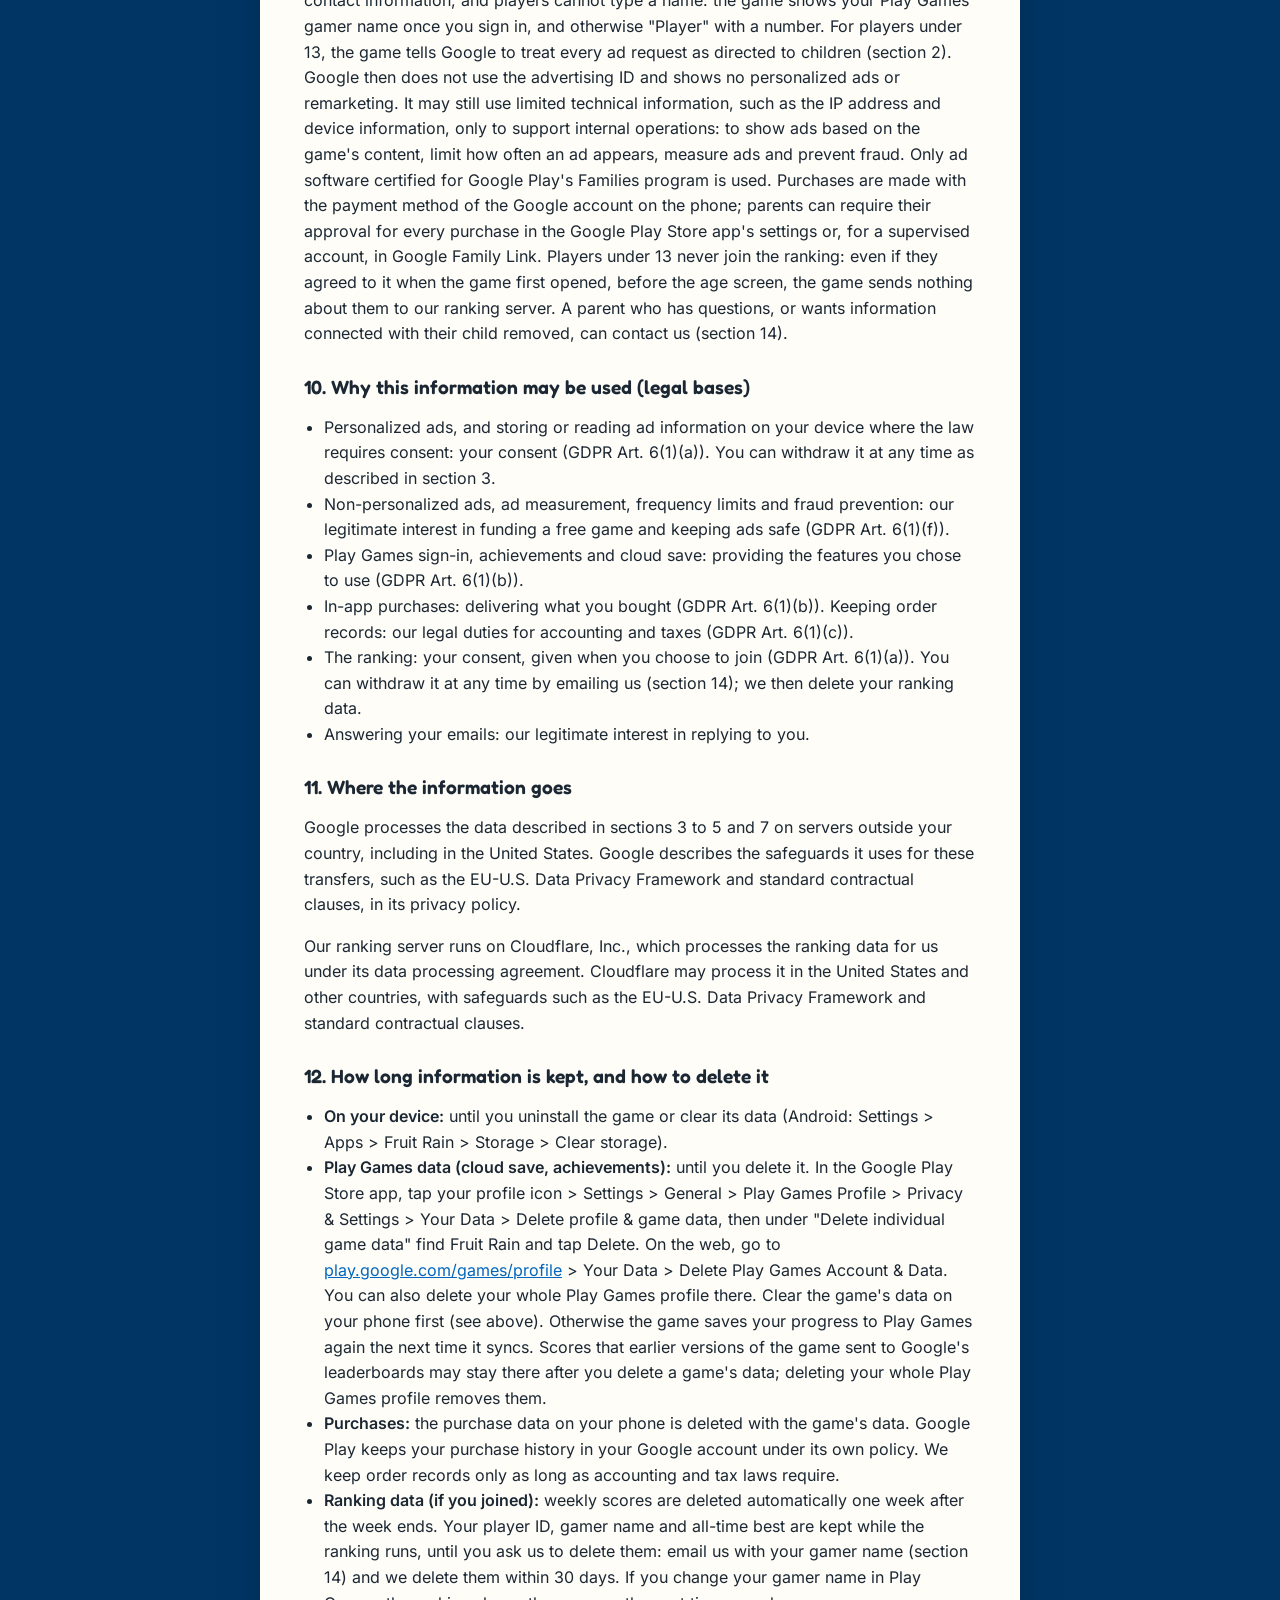
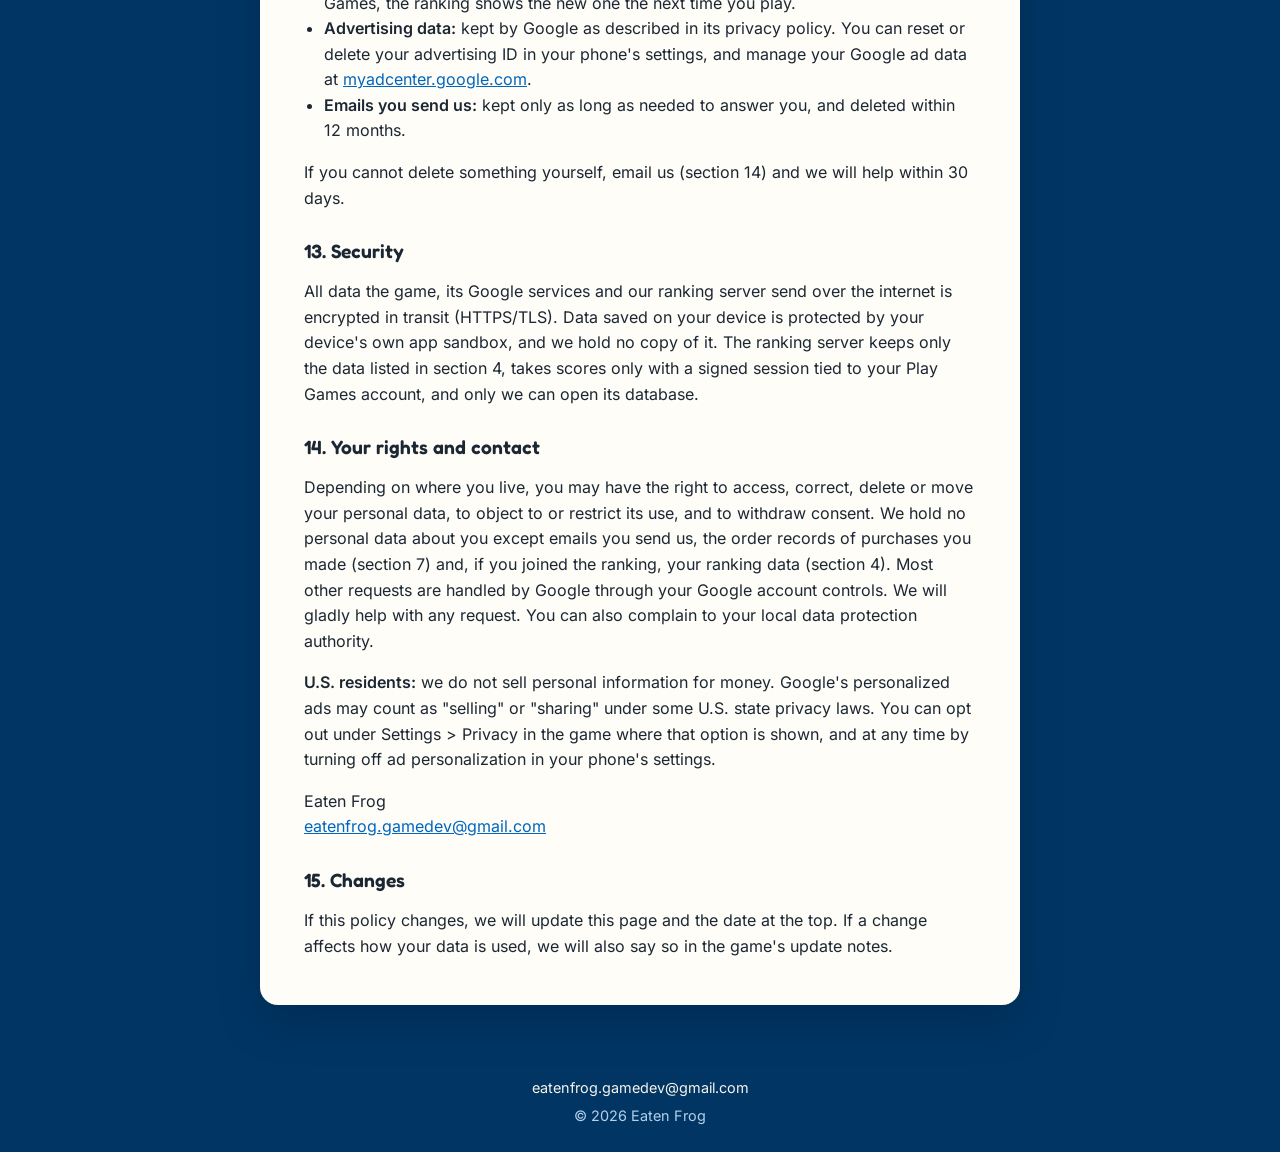
<file: fruit-rain/privacy/index.html>
<!doctype html>
<html lang="en">
<head>
  <meta charset="utf-8">
  <meta name="viewport" content="width=device-width, initial-scale=1">
  <title>Fruit Rain Privacy Policy</title>
  <meta name="description" content="Privacy policy of Fruit Rain, a game by Eaten Frog.">
  <link rel="icon" href="../../assets/favicon.svg?v=2" type="image/svg+xml">
  <link rel="stylesheet" href="../../style.css?v=8">
</head>
<body>
  <header class="site-head">
    <a class="brand" href="../../"><img src="../../assets/logo.svg" alt="Eaten Frog home" width="884" height="312"></a>
    <a class="games-link" href="../../games/">Games</a>
  </header>
  <main class="doc">
    <nav class="crumb" aria-label="Breadcrumb"><a href="../../games/">Games</a> / <a href="../">Fruit Rain</a> / Privacy policy</nav>
    <article>
      <h1>Fruit Rain Privacy Policy</h1>
      <p class="updated">Last updated: November 15, 2026</p>

      <p>Fruit Rain is a game made by Eaten Frog ("we", "us"). We are responsible for the game under the EU and UK General Data Protection Regulation (GDPR) and other data protection laws that apply to it. This policy explains what information is used when you play Fruit Rain, which is available on Android through Google Play.</p>

      <p class="summary"><strong>In short:</strong> Fruit Rain has no accounts of its own. Your progress stays on your device, and you can also back it up to your Google account with Google Play Games. If you choose to join the game's ranking, our ranking server receives your Play Games player ID, gamer name and scores, and other players see your gamer name and scores. The game shows ads from Google AdMob, and Google collects some device information to show and measure those ads. In-app purchases are optional and are handled by Google Play: we never see your payment details. Players under 13 never get personalized ads and never join the ranking.</p>

      <h2 id="device">1. Information stored on your device</h2>
      <p>Your progress, coins, items bought with in-game coins, the in-app products you bought (section 7), settings, the birth year you enter on the age screen and your answer about joining the ranking are saved on your device. We never receive them. They are deleted when you uninstall the game or clear its data, unless you back them up with Google Play Games (section 4). Android's own device backup, if you have it turned on, may also copy the game's saved data to your Google account and bring it back on a new phone; Google handles that backup, and you can turn it off in your phone's settings.</p>

      <h2 id="age">2. Age screen</h2>
      <p>The game asks for your birth year the first time you play, before any ad is loaded. The game never sends the year anywhere (only Android's device backup, if turned on, copies it with the rest of the game's data). From the year alone, the game takes the youngest age you could be, so a player whose birthday is still ahead this year gets the younger group's treatment. The game only tells Google which ad treatment to use:</p>
      <ul>
        <li>Players under 13: ads are treated as directed to children. The advertising ID is not sent, no personalized ads or remarketing are shown, and only ads rated for all ages (G) appear.</li>
        <li>Players from 13 to 17: Google's teen treatment applies, and no player sees ads rated above PG.</li>
        <li>Players under 16 in the European Economic Area, the United Kingdom and Switzerland are not asked for ad consent and do not get personalized ads.</li>
      </ul>

      <h2 id="ads">3. Advertising (Google AdMob)</h2>
      <p>Fruit Rain shows full-screen ads between games and optional reward videos. Watching a reward video is always your choice. If you buy No Ads or Premium (section 7), the full-screen ads stop, and reward videos stay available if you want them. The ads come from Google AdMob. To show ads, measure them and prevent fraud, Google collects:</p>
      <ul>
        <li>your device's advertising ID and app set ID (the advertising ID is never sent for players under 13),</li>
        <li>your IP address, from which an approximate location can be estimated,</li>
        <li>device and app information (model, operating system, language, app version),</li>
        <li>how you interact with ads, and performance data of the ad software.</li>
      </ul>
      <p>In the European Economic Area, the United Kingdom and Switzerland, Google's consent form is shown after the age screen to players aged 16 and over, and ads are personalized only if you agree. Elsewhere, Google may personalize ads for players aged 18 and over unless you turn this off. For players from 13 to 17, Google's teen protections apply (section 2). You can change your choice at any time under Settings &gt; Privacy in the game, where it is offered, or in your phone's settings under Google &gt; Ads (or Settings &gt; Privacy &gt; Ads), where you can also reset or delete your advertising ID.</p>
      <p>Google acts as an independent company for this data. How Google uses it: <a href="https://policies.google.com/technologies/partner-sites">policies.google.com/technologies/partner-sites</a>. Google's privacy policy: <a href="https://policies.google.com/privacy">policies.google.com/privacy</a>.</p>

      <h2 id="play-games">4. Google Play Games</h2>
      <p>Fruit Rain can use Google Play Games Services, which Google provides. When you are signed in to Google Play Games on your phone, the game uses this Google user data:</p>
      <ul>
        <li>your Play Games player ID and gamer name, to show your name in the game and, if you join it, in the game's ranking (see "The game's ranking" below),</li>
        <li>your achievements, stored by Google in your Play Games profile,</li>
        <li>a copy of your game progress (coins, level, unlocked looks, statistics and which permanent in-app products you own), saved as a saved game in your Google account's hidden app data space for this game, so you can get it back on a new phone or after reinstalling. The game updates it when you sign in, finish a game, open the main menu or come back to the game, and merges it with the progress on your phone so your records, levels and unlocked items from both are kept. The birth year from the age screen is not part of it. The game can only see its own saved game, never your other files.</li>
      </ul>
      <p>Apart from the ranking described below, this data goes directly between your phone and Google; we do not receive it. The game uses Google user data only to provide these game features. We do not sell it, use it for advertising, transfer it to anyone else, or let any person read it. Signing in is optional, and the game works fully without it. For children with a supervised Google account, Google and the parent's Google Family Link settings decide whether Play Games can be used. Fruit Rain's use of information received from Google Play Games Services follows the Google API Services User Data Policy, including its Limited Use requirements. Google's privacy policy applies: <a href="https://policies.google.com/privacy">policies.google.com/privacy</a>.</p>

      <h3 id="ranking">The game's ranking</h3>
      <p>The ranking in the game (this week's and all-time top players) runs on a small server that we operate on Cloudflare. Joining it is your choice: the game asks once, when you first open it and before it loads, and if you say no you can join later from the ranking screen. Weekly rewards go only to players in the ranking. The age screen comes after this question: players who enter an age under 13 never join the ranking, whatever they answered. Until you join, and never for players under 13, the game sends nothing to the ranking server and does not load the ranking.</p>
      <p>If you join, the ranking server receives and keeps:</p>
      <ul>
        <li>your Play Games player ID and gamer name. To make sure nobody can post scores in your name, the game asks Google Play Games for a one-time code, and our server exchanges it with Google for your player ID and gamer name. We receive no email address, picture or other Google account data, and we do not keep the code or any Google access token,</li>
        <li>your best score of each week and your best score of all time, with the time each was set, and how many scores you sent that day (to stop abuse).</li>
      </ul>
      <p>Like any web request, reaching the server also shows it your IP address and standard technical headers; the ranking server does not save them, and Cloudflare keeps only short-lived technical logs to run and protect its network. Other players see your gamer name and scores in the ranking, never your player ID. We use this data only to run the ranking, give weekly rewards and remove cheating. We do not sell it, use it for advertising, or give it to anyone except Cloudflare, which stores and processes it for us (section 11).</p>

      <h2 id="other-google">5. Other Google Play features</h2>
      <ul>
        <li><strong>Rating window:</strong> the game may ask you to rate it in Google Play's own rating window. A rating or review you choose to give goes to Google Play and is published under Google Play's terms. We only see it as a public review.</li>
        <li><strong>Updates:</strong> the game asks Google Play whether a newer version is available. Google Play handles the download.</li>
        <li><strong>Time check:</strong> to give weekly ranking rewards fairly, the game reads the current time from Google's servers (www.google.com), whether or not you are signed in to Play Games. Like any web request, this sends your IP address and standard technical headers to Google. The game sends no game or personal data with it and keeps nothing from it except the time.</li>
      </ul>

      <h2 id="notifications">6. Notifications</h2>
      <p>The game can remind you that your daily gift is ready, at most once a day and only while the game is closed. The reminder is scheduled on your device and sends no data to anyone. On Android 13 and newer, the game asks for permission after you collect your first daily gift. On older versions, Android allows notifications by default. You can turn them off at any time in your phone's settings.</p>

      <h2 id="purchases">7. In-app purchases (Google Play)</h2>
      <p>The game is free to play. You can choose to buy items with real money: No Ads, x2 Coins, Premium and Starter Pack, which you keep, and coin packs, Power Pack and Charm Pack, which are used up. Purchases are made only through Google Play's billing system, and Google Play's terms apply to them.</p>
      <ul>
        <li><strong>Payment:</strong> Google handles the payment. We never receive your card number, bank details or billing address. How Google handles payment data: <a href="https://payments.google.com/payments/apis-secure/u/0/get_legal_document?ldo=0&amp;ldt=privacynotice">Google Payments Privacy Notice</a>.</li>
        <li><strong>What the game uses:</strong> after a purchase, Google Play gives the game the product ID, the purchase's state and time and a purchase token. The game uses them on your phone to deliver what you bought, confirm the purchase to Google Play and bring back the items you keep after a reinstall. It checks purchases with Google Play directly; no server of ours receives them.</li>
        <li><strong>Saved on your device:</strong> which products you own, purchases still waiting for payment and the tokens of your latest used-up purchases, so that nothing is delivered twice. If you use the cloud save (section 4), the list of products you own is part of the backup; the tokens stay on your phone.</li>
        <li><strong>Order records:</strong> Google Play shows us records of the orders for our game in its developer console, such as the order number, the product, the price, the date and the country. We use them only for accounting, taxes, refunds and answering your questions.</li>
        <li><strong>Refunds and purchase history:</strong> handled by Google Play. You can see your purchases in the Google Play Store app under your profile icon &gt; Payments &amp; subscriptions &gt; Budget &amp; history.</li>
      </ul>

      <h2 id="not-done">8. What we do not do</h2>
      <ul>
        <li>Apart from the ranking server (section 4), we run no servers. We receive no game progress, device, payment or advertising data; apart from the order records in section 7, the data described in sections 3 to 5 and 7 is handled by Google.</li>
        <li>We do not sell personal information for money.</li>
        <li>We use no analytics or crash reporting services of our own, and Unity's analytics, diagnostics and crash reporting are turned off in the game.</li>
        <li>The game has no chat. Purchases with real money are optional and go only through Google Play. Other players can see only your gamer name and scores, and only if you join the ranking.</li>
      </ul>

      <h2 id="children">9. Children</h2>
      <p>Fruit Rain is made for players of all ages. We do not knowingly collect personal information from children. The game never asks for a name, email address or any contact information, and players cannot type a name: the game shows your Play Games gamer name once you sign in, and otherwise "Player" with a number. For players under 13, the game tells Google to treat every ad request as directed to children (section 2). Google then does not use the advertising ID and shows no personalized ads or remarketing. It may still use limited technical information, such as the IP address and device information, only to support internal operations: to show ads based on the game's content, limit how often an ad appears, measure ads and prevent fraud. Only ad software certified for Google Play's Families program is used. Purchases are made with the payment method of the Google account on the phone; parents can require their approval for every purchase in the Google Play Store app's settings or, for a supervised account, in Google Family Link. Players under 13 never join the ranking: even if they agreed to it when the game first opened, before the age screen, the game sends nothing about them to our ranking server. A parent who has questions, or wants information connected with their child removed, can contact us (section 14).</p>

      <h2 id="legal-basis">10. Why this information may be used (legal bases)</h2>
      <ul>
        <li>Personalized ads, and storing or reading ad information on your device where the law requires consent: your consent (GDPR Art. 6(1)(a)). You can withdraw it at any time as described in section 3.</li>
        <li>Non-personalized ads, ad measurement, frequency limits and fraud prevention: our legitimate interest in funding a free game and keeping ads safe (GDPR Art. 6(1)(f)).</li>
        <li>Play Games sign-in, achievements and cloud save: providing the features you chose to use (GDPR Art. 6(1)(b)).</li>
        <li>In-app purchases: delivering what you bought (GDPR Art. 6(1)(b)). Keeping order records: our legal duties for accounting and taxes (GDPR Art. 6(1)(c)).</li>
        <li>The ranking: your consent, given when you choose to join (GDPR Art. 6(1)(a)). You can withdraw it at any time by emailing us (section 14); we then delete your ranking data.</li>
        <li>Answering your emails: our legitimate interest in replying to you.</li>
      </ul>

      <h2 id="transfers">11. Where the information goes</h2>
      <p>Google processes the data described in sections 3 to 5 and 7 on servers outside your country, including in the United States. Google describes the safeguards it uses for these transfers, such as the EU-U.S. Data Privacy Framework and standard contractual clauses, in its privacy policy.</p>
      <p>Our ranking server runs on Cloudflare, Inc., which processes the ranking data for us under its data processing agreement. Cloudflare may process it in the United States and other countries, with safeguards such as the EU-U.S. Data Privacy Framework and standard contractual clauses.</p>

      <h2 id="delete-data">12. How long information is kept, and how to delete it</h2>
      <ul>
        <li><strong>On your device:</strong> until you uninstall the game or clear its data (Android: Settings &gt; Apps &gt; Fruit Rain &gt; Storage &gt; Clear storage).</li>
        <li><strong>Play Games data (cloud save, achievements):</strong> until you delete it. In the Google Play Store app, tap your profile icon &gt; Settings &gt; General &gt; Play Games Profile &gt; Privacy &amp; Settings &gt; Your Data &gt; Delete profile &amp; game data, then under "Delete individual game data" find Fruit Rain and tap Delete. On the web, go to <a href="https://play.google.com/games/profile">play.google.com/games/profile</a> &gt; Your Data &gt; Delete Play Games Account &amp; Data. You can also delete your whole Play Games profile there. Clear the game's data on your phone first (see above). Otherwise the game saves your progress to Play Games again the next time it syncs. Scores that earlier versions of the game sent to Google's leaderboards may stay there after you delete a game's data; deleting your whole Play Games profile removes them.</li>
        <li><strong>Purchases:</strong> the purchase data on your phone is deleted with the game's data. Google Play keeps your purchase history in your Google account under its own policy. We keep order records only as long as accounting and tax laws require.</li>
        <li><strong>Ranking data (if you joined):</strong> weekly scores are deleted automatically one week after the week ends. Your player ID, gamer name and all-time best are kept while the ranking runs, until you ask us to delete them: email us with your gamer name (section 14) and we delete them within 30 days. If you change your gamer name in Play Games, the ranking shows the new one the next time you play.</li>
        <li><strong>Advertising data:</strong> kept by Google as described in its privacy policy. You can reset or delete your advertising ID in your phone's settings, and manage your Google ad data at <a href="https://myadcenter.google.com">myadcenter.google.com</a>.</li>
        <li><strong>Emails you send us:</strong> kept only as long as needed to answer you, and deleted within 12 months.</li>
      </ul>
      <p>If you cannot delete something yourself, email us (section 14) and we will help within 30 days.</p>

      <h2 id="security">13. Security</h2>
      <p>All data the game, its Google services and our ranking server send over the internet is encrypted in transit (HTTPS/TLS). Data saved on your device is protected by your device's own app sandbox, and we hold no copy of it. The ranking server keeps only the data listed in section 4, takes scores only with a signed session tied to your Play Games account, and only we can open its database.</p>

      <h2 id="rights">14. Your rights and contact</h2>
      <p>Depending on where you live, you may have the right to access, correct, delete or move your personal data, to object to or restrict its use, and to withdraw consent. We hold no personal data about you except emails you send us, the order records of purchases you made (section 7) and, if you joined the ranking, your ranking data (section 4). Most other requests are handled by Google through your Google account controls. We will gladly help with any request. You can also complain to your local data protection authority.</p>
      <p><strong>U.S. residents:</strong> we do not sell personal information for money. Google's personalized ads may count as "selling" or "sharing" under some U.S. state privacy laws. You can opt out under Settings &gt; Privacy in the game where that option is shown, and at any time by turning off ad personalization in your phone's settings.</p>
      <p>Eaten Frog<br><a href="mailto:eatenfrog.gamedev@gmail.com?subject=Fruit%20Rain%20privacy">eatenfrog.gamedev@gmail.com</a></p>

      <h2 id="changes">15. Changes</h2>
      <p>If this policy changes, we will update this page and the date at the top. If a change affects how your data is used, we will also say so in the game's update notes.</p>
    </article>

  </main>
  <footer>
    <a href="mailto:eatenfrog.gamedev@gmail.com">eatenfrog.gamedev@gmail.com</a>
    <span>© 2026 Eaten Frog</span>
  </footer>
</body>
</html>
</file>
<file: style.css>
/* Fonts are served from this site, not from a third party. */
@font-face{font-family:"Fredoka";font-weight:600;font-display:swap;src:url("assets/fonts/fredoka-latin-600-normal.woff2") format("woff2")}
@font-face{font-family:"Fredoka";font-weight:700;font-display:swap;src:url("assets/fonts/fredoka-latin-700-normal.woff2") format("woff2")}
@font-face{font-family:"Inter";font-weight:400;font-display:swap;src:url("assets/fonts/inter-latin-400-normal.woff2") format("woff2")}
@font-face{font-family:"Inter";font-weight:600;font-display:swap;src:url("assets/fonts/inter-latin-600-normal.woff2") format("woff2")}

:root{
  --bg:#013664; --blue:#0166bd; --fg:#f8f3eb; --muted:#b4d0ea;
  --glass:rgba(255,255,255,.08); --glass-line:rgba(255,255,255,.18);
  --paper:#fffdf8; --paper-ink:#1b2733; --paper-muted:#5b6b7a;
  --font:"Inter",system-ui,-apple-system,"Segoe UI",Roboto,sans-serif;
  --display:"Fredoka",var(--font);
}
*{box-sizing:border-box}
html,body{height:100%}
body{margin:0;display:flex;flex-direction:column;font-family:var(--font);line-height:1.55;color:var(--fg);
  background:var(--bg) radial-gradient(ellipse farthest-corner at center,
    #0166bd 0%,#0166bc 10%,#0165ba 20%,#0163b7 30%,#0160b1 40%,#015caa 50%,
    #0156a0 60%,#015094 70%,#014987 80%,#014077 90%,#013664 100%) fixed}
a{color:inherit}
:focus-visible{outline:3px solid #f45267;outline-offset:3px;border-radius:6px}

/* Top bar: small logo on the left (inner pages), Games link on the right */
.site-head{display:flex;align-items:center;justify-content:space-between;gap:12px;
  width:100%;max-width:992px;margin:0 auto;padding:14px 16px}
.home .site-head{max-width:none;justify-content:flex-end;padding:18px 24px}
.brand{display:block;border-radius:8px;transition:transform .15s}
.brand:hover{transform:scale(1.04)}
.brand img{display:block;width:clamp(130px,22vw,190px);height:auto}
.games-link{font:600 1.15rem/1 var(--display);text-decoration:none;padding:8px 4px;
  text-underline-offset:6px;text-decoration-thickness:2px}
.games-link:hover,.games-link[aria-current="page"]{text-decoration:underline}
@media (prefers-reduced-motion:reduce){.brand{transition:none}.brand:hover{transform:none}}

/* Home */
.home main{flex:1;display:flex;align-items:center;justify-content:center;padding:24px}
.home h1{margin:0}
.home h1 img{display:block;width:min(720px,88vw);height:auto}

footer{margin-top:auto;display:flex;flex-direction:column;align-items:center;gap:6px;padding:24px 16px;
  font-size:.9rem;color:var(--muted);text-align:center}
footer a{color:var(--fg);text-decoration:none}
footer a:hover{text-decoration:underline}

/* Games page: one tile per game, side by side */
.games{width:100%;max-width:992px;margin:0 auto;padding:14px 16px 56px}
.games h1{font:700 clamp(2.1rem,5vw,3rem)/1.05 var(--display);margin:0 0 22px}
.game-grid{display:grid;grid-template-columns:repeat(auto-fit,minmax(min(100%,340px),1fr));gap:22px}
.game{display:flex;flex-direction:column;overflow:hidden;background:#0a2947;border:1px solid var(--glass-line);
  border-radius:24px;box-shadow:0 18px 40px rgba(0,20,50,.3)}
/* Logo on the game's own dark color. Set the color with style="--stage:#..." on the article. */
.game-stage{position:relative;display:block;aspect-ratio:16/9;background:var(--stage,#12304f)}
.game-stage::after{content:"";position:absolute;inset:0;pointer-events:none;
  background:radial-gradient(ellipse at 50% 40%,rgba(255,255,255,.16),transparent 65%)}
.game-stage img{position:absolute;z-index:1;inset:14% 12%;width:76%;height:72%;object-fit:contain;transition:transform .2s}
.game-stage:hover img{transform:scale(1.04)}
@media (prefers-reduced-motion:reduce){.game-stage img{transition:none}.game-stage:hover img{transform:none}}
.game-body{flex:1;display:flex;flex-direction:column;gap:6px;padding:20px 22px}
.game h2{font:700 1.6rem/1.1 var(--display);margin:0}
.game .what{margin:0;font-size:.95rem;color:var(--muted)}
.game .desc{margin:6px 0 12px;font-size:.94rem;color:var(--muted)}
.stores{list-style:none;margin:auto 0 0;padding:0;display:flex;flex-wrap:wrap;gap:8px}
.store{display:inline-flex;flex-direction:column;justify-content:center;min-width:128px;padding:7px 16px 8px;border-radius:11px;
  line-height:1.15;text-decoration:none;background:#11130d;color:#fff;border:1px solid rgba(255,255,255,.3)}
.store small{font-size:.6rem;letter-spacing:.09em;text-transform:uppercase;opacity:.8}
.store b{font:600 1.05rem/1.15 var(--display)}
a.store:hover{background:#2a2d22}
.game-links{display:grid;grid-template-columns:1fr 1fr;border-top:1px solid var(--glass-line)}
.game-links a{padding:14px 8px;text-align:center;font-size:.94rem;font-weight:600;text-decoration:none}
.game-links a+a{border-left:1px solid var(--glass-line)}
.game-links a:hover{background:var(--glass)}

/* Platform labels on the game pages */
.platforms{display:flex;flex-direction:column;gap:6px}
.platforms .label,.doc .platforms .label{font-size:.7rem;font-weight:600;letter-spacing:.1em;text-transform:uppercase;color:var(--muted)}
.platforms ul{list-style:none;margin:0;padding:0;display:flex;flex-wrap:wrap;gap:6px}
.platform{display:inline-block;padding:6px 12px;border-radius:8px;font-size:.84rem;font-weight:600;white-space:nowrap;
  text-decoration:none;background:#0b1a2b;color:#fff;border:1px solid var(--glass-line)}
a.platform:hover{background:#16304d}

/* Document pages (game page, privacy policy) */
.crumb{font-size:.88rem;color:var(--muted);padding:6px 0 14px}
.crumb a{color:var(--fg);text-decoration:none}
.crumb a:hover{text-decoration:underline}
main.doc{flex:1;display:block;width:100%;max-width:792px;margin:0 auto;padding:8px 16px 24px}
.doc article{background:var(--paper);color:var(--paper-ink);border-radius:18px;padding:30px clamp(20px,4vw,44px);margin-bottom:24px;
  line-height:1.6;scroll-margin-top:16px;box-shadow:0 18px 40px rgba(0,20,50,.28)}
.doc h1{font:600 1.8rem/1.2 var(--display);margin:0 0 4px}
.doc h2{font:600 1.2rem/1.25 var(--display);margin:28px 0 6px;scroll-margin-top:16px}
.doc h3{font-size:1rem;margin:20px 0 6px;scroll-margin-top:16px}
.doc .updated{color:var(--paper-muted);margin:0 0 18px;font-size:.92rem}
.doc .summary{background:#eef5fc;border-left:4px solid var(--blue);padding:12px 16px;border-radius:8px}
.doc ul{padding-left:1.25em}
.doc article a:not(.platform){color:var(--blue);overflow-wrap:anywhere}
.doc .platforms{margin:0 0 18px}
.doc .platforms .label{color:var(--paper-muted)}
.doc .platforms ul{padding:0}
.doc-logo{display:block;width:min(280px,70%);height:auto;margin:0 0 14px}
</file>
